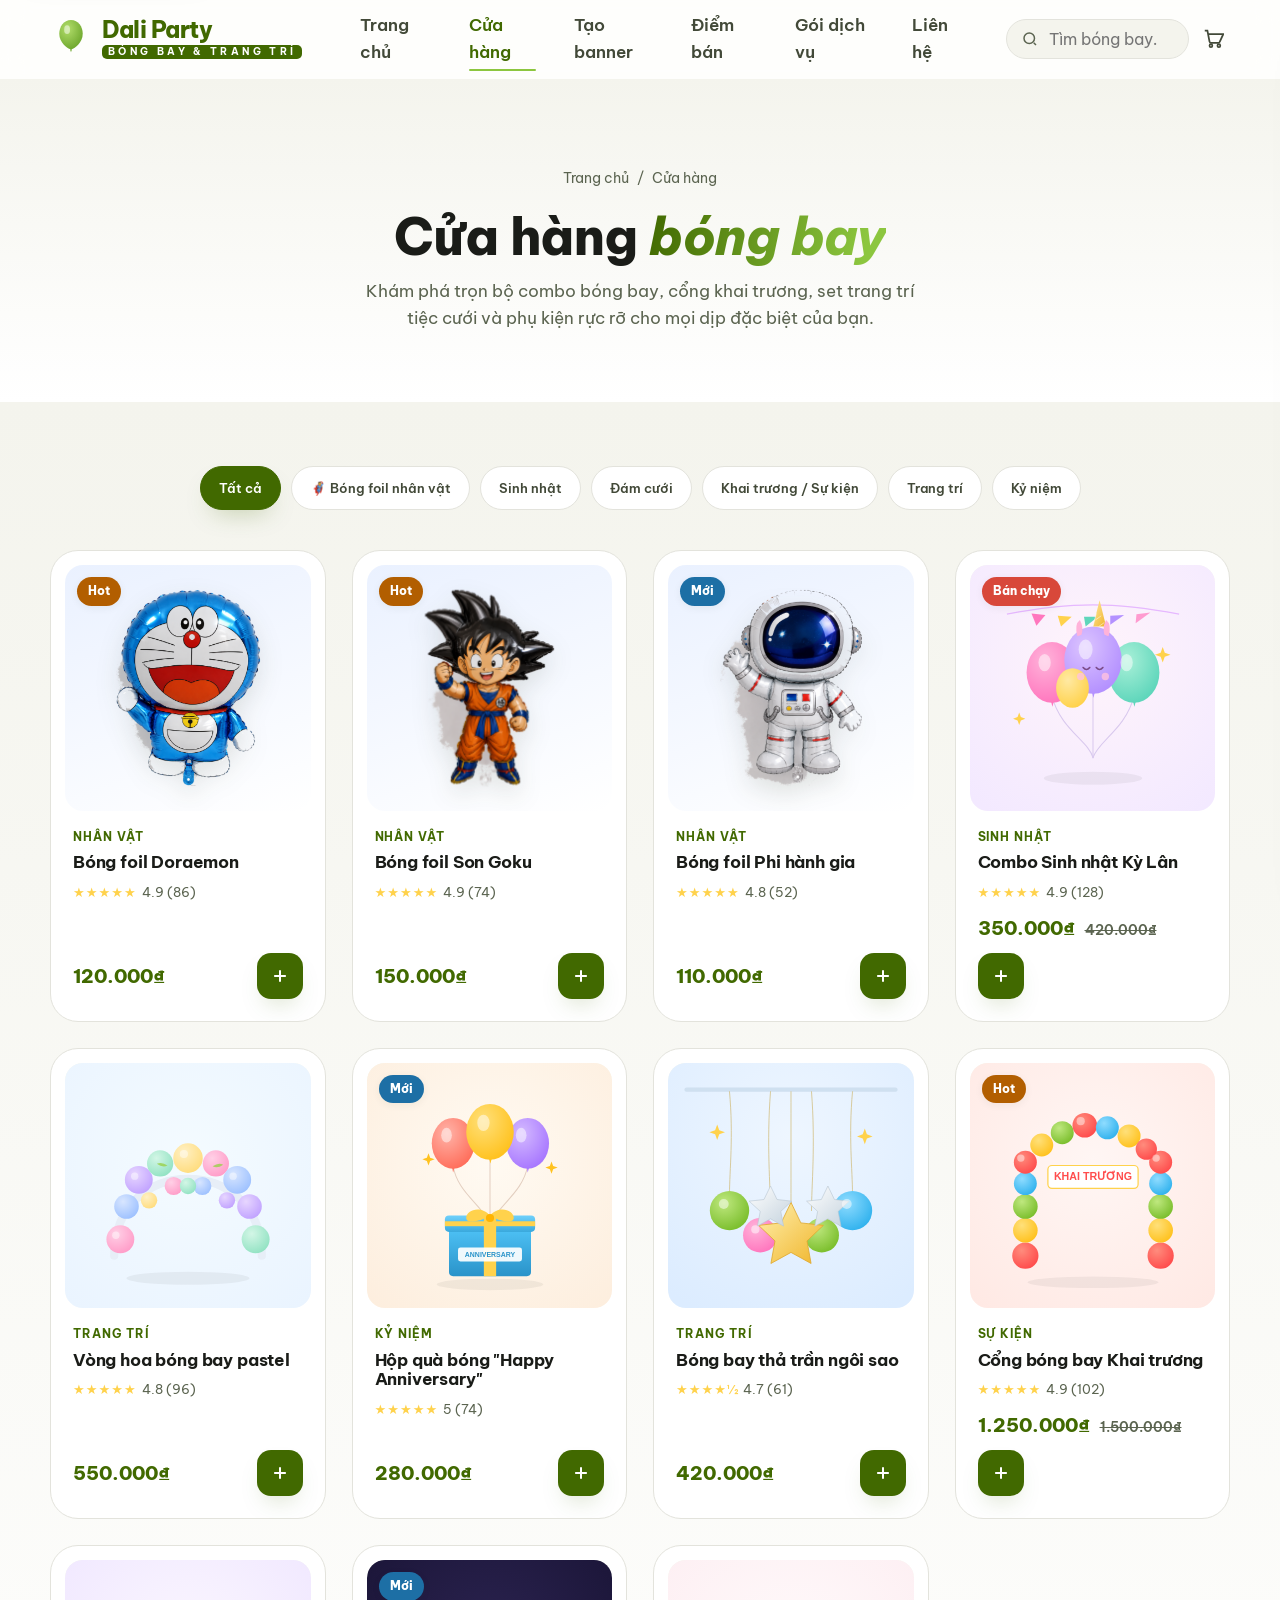
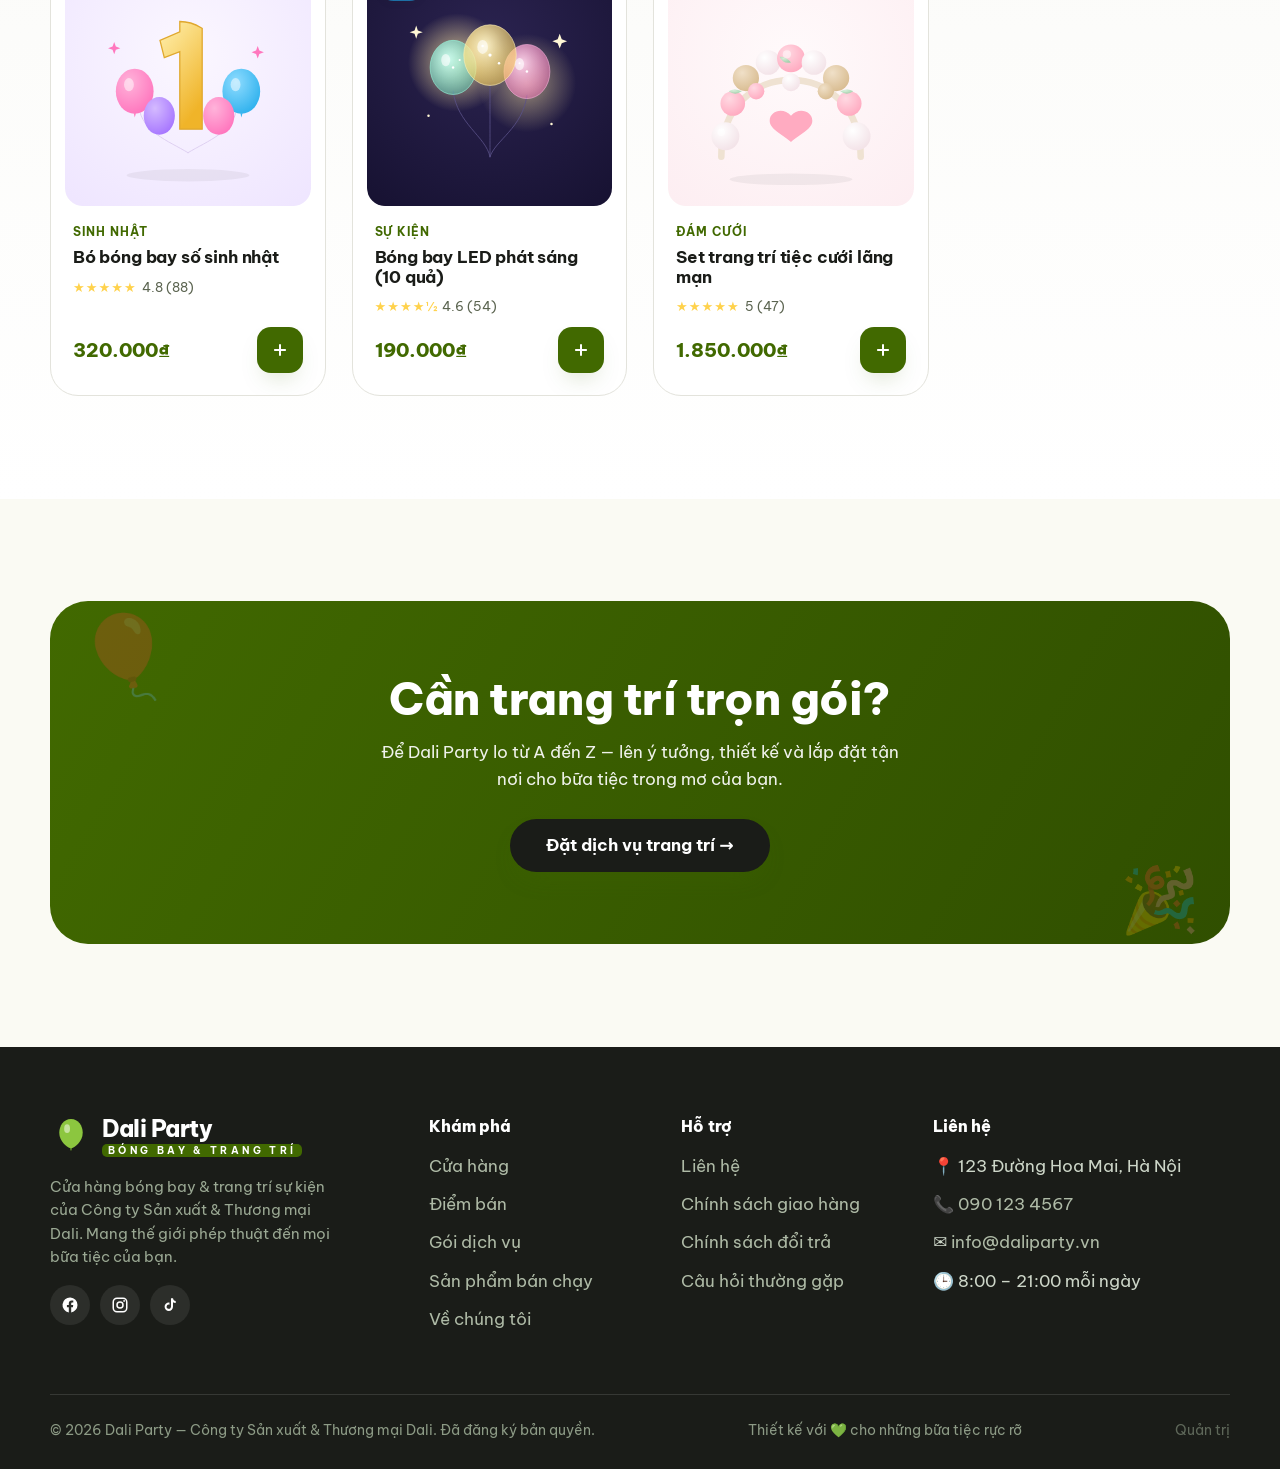
<file: cua-hang.html>
<!DOCTYPE html>
<html lang="vi">
<head>
<meta charset="UTF-8">
<meta name="viewport" content="width=device-width, initial-scale=1.0">
<title>Cửa hàng — Dali Party | Bóng bay & trang trí cho mọi dịp</title>
<meta name="description" content="Cửa hàng Dali Party — khám phá toàn bộ combo bóng bay, cổng khai trương, set trang trí tiệc cưới, bóng LED và phụ kiện trang trí cho mọi dịp đặc biệt.">
<link rel="icon" type="image/svg+xml" href="assets/img/favicon.svg">
<link rel="preconnect" href="https://fonts.googleapis.com">
<link rel="preconnect" href="https://fonts.gstatic.com" crossorigin>
<link href="https://fonts.googleapis.com/css2?family=Be+Vietnam+Pro:wght@400;500;600;700;800&display=swap" rel="stylesheet">
<link rel="stylesheet" href="assets/css/styles.css?v=14">
<style>
  /* Trang Cửa hàng: tắt animation trang trí để thao tác nhanh, gọn gàng */
  .balloon-layer { display: none !important; }   /* không có bóng bay trang trí */
  html { scroll-behavior: auto; }                /* cuộn tức thời, chính xác */
</style>
</head>
<body>
<a href="#main" class="skip-link">Bỏ qua tới nội dung</a>

<!-- ============ HEADER ============ -->
<header class="site-header">
  <div class="container nav">
    <a href="/" class="brand" aria-label="Dali Party trang chủ">
      <svg class="brand-mark" viewBox="0 0 60 86" aria-hidden="true">
        <defs><radialGradient id="bm" cx="36%" cy="30%" r="72%"><stop offset="0" stop-color="#b2dd6b"/><stop offset="1" stop-color="#6fa82e"/></radialGradient></defs>
        <path d="M30 4 C45 4 54 18 54 32 C54 50 38 62 31 64 L29 64 C22 62 6 50 6 32 C6 18 15 4 30 4Z" fill="url(#bm)"/>
        <path d="M28 64l4 0-2 6z" fill="#6fa82e"/>
        <ellipse cx="22" cy="24" rx="6" ry="9" fill="#fff" opacity=".5"/>
      </svg>
      <span class="brand-name"><b>Dali Party</b><span>Bóng bay &amp; Trang trí</span></span>
    </a>

    <nav class="nav-links" aria-label="Điều hướng chính">
      <a href="/">Trang chủ</a>
      <a href="cua-hang" class="active">Cửa hàng</a>
      <a href="tao-banner">Tạo banner</a>
      <a href="diem-ban">Điểm bán</a>
      <a href="goi-dich-vu">Gói dịch vụ</a>
      <a href="lien-he">Liên hệ</a>
    </nav>

    <div class="nav-actions">
      <form class="search-box" data-search role="search">
        <svg width="18" height="18" viewBox="0 0 24 24" fill="none" stroke="currentColor" stroke-width="2"><circle cx="11" cy="11" r="7"/><path d="m20 20-3-3"/></svg>
        <input type="search" placeholder="Tìm bóng bay…" aria-label="Tìm kiếm">
      </form>
      <button class="icon-btn" id="cartBtn" aria-label="Giỏ hàng">
        <svg width="22" height="22" viewBox="0 0 24 24" fill="none" stroke="currentColor" stroke-width="2"><circle cx="9" cy="20" r="1.6"/><circle cx="18" cy="20" r="1.6"/><path d="M2 3h3l2.4 12.4a2 2 0 0 0 2 1.6h7.7a2 2 0 0 0 2-1.6L23 7H6"/></svg>
        <span class="cart-count" aria-live="polite">0</span>
      </button>
      <button class="icon-btn nav-toggle" id="navToggle" aria-label="Mở menu">
        <svg width="24" height="24" viewBox="0 0 24 24" fill="none" stroke="currentColor" stroke-width="2"><path d="M4 7h16M4 12h16M4 17h16"/></svg>
      </button>
    </div>
  </div>
</header>

<!-- mobile menu -->
<div class="mobile-menu" id="mobileMenu">
  <div class="mm-head">
    <b style="color:var(--green-600);font-size:1.2rem">Dali Party</b>
    <button class="icon-btn" id="menuClose" aria-label="Đóng menu"><svg width="22" height="22" viewBox="0 0 24 24" fill="none" stroke="currentColor" stroke-width="2"><path d="M6 6l12 12M18 6L6 18"/></svg></button>
  </div>
  <a href="/">Trang chủ</a>
  <a href="cua-hang">Cửa hàng</a>
  <a href="tao-banner">Tạo banner</a>
  <a href="diem-ban">Điểm bán</a>
  <a href="goi-dich-vu">Gói dịch vụ</a>
  <a href="lien-he">Liên hệ</a>
</div>

<main id="main">
<!-- ============ PAGE HERO ============ -->
<section class="page-hero">
  <div class="balloon-layer" data-balloons="4" aria-hidden="true"></div>
  <div class="container">
    <nav class="crumbs" aria-label="Đường dẫn">
      <a href="/">Trang chủ</a> <span aria-hidden="true">/</span> <span>Cửa hàng</span>
    </nav>
    <h1>Cửa hàng <span class="text-grad">bóng bay</span></h1>
    <p>Khám phá trọn bộ combo bóng bay, cổng khai trương, set trang trí tiệc cưới và phụ kiện rực rỡ cho mọi dịp đặc biệt của bạn.</p>
  </div>
</section>

<!-- ============ FILTERS + PRODUCTS ============ -->
<section class="section section--tint">
  <div class="container">
    <div class="filters" data-reveal>
      <button class="chip active" data-filter="all">Tất cả</button>
      <button class="chip" data-filter="Nhân vật">🦸 Bóng foil nhân vật</button>
      <button class="chip" data-filter="Sinh nhật">Sinh nhật</button>
      <button class="chip" data-filter="Đám cưới">Đám cưới</button>
      <button class="chip" data-filter="Sự kiện">Khai trương / Sự kiện</button>
      <button class="chip" data-filter="Trang trí">Trang trí</button>
      <button class="chip" data-filter="Kỷ niệm">Kỷ niệm</button>
    </div>

    <!-- Sản phẩm được render động từ DaliShop (assets/js/shop-data.js) -->
    <div class="grid-products" data-stagger></div>
  </div>
</section>

<!-- ============ CTA ============ -->
<section class="section">
  <div class="container">
    <div class="cta-band" data-reveal="zoom">
      <span class="deco" aria-hidden="true" style="font-size:5rem;top:-10px;left:24px">🎈</span>
      <span class="deco" aria-hidden="true" style="font-size:4rem;bottom:-6px;right:30px">🎉</span>
      <h2>Cần trang trí trọn gói?</h2>
      <p>Để Dali Party lo từ A đến Z — lên ý tưởng, thiết kế và lắp đặt tận nơi cho bữa tiệc trong mơ của bạn.</p>
      <a href="goi-dich-vu" class="btn btn--dark btn--lg">Đặt dịch vụ trang trí →</a>
    </div>
  </div>
</section>
</main>

<!-- ============ FOOTER ============ -->
<footer class="site-footer">
  <div class="container">
    <div class="footer-grid">
      <div class="footer-brand">
        <div class="brand">
          <svg class="brand-mark" viewBox="0 0 60 86" aria-hidden="true"><path d="M30 4 C45 4 54 18 54 32 C54 50 38 62 31 64 L29 64 C22 62 6 50 6 32 C6 18 15 4 30 4Z" fill="#8cc63f"/><path d="M28 64l4 0-2 6z" fill="#6fa82e"/><ellipse cx="22" cy="24" rx="6" ry="9" fill="#fff" opacity=".5"/></svg>
          <span class="brand-name"><b>Dali Party</b><span>Bóng bay &amp; Trang trí</span></span>
        </div>
        <p class="footer-about">Cửa hàng bóng bay &amp; trang trí sự kiện của Công ty Sản xuất &amp; Thương mại Dali. Mang thế giới phép thuật đến mọi bữa tiệc của bạn.</p>
        <div class="socials">
          <a href="#" aria-label="Facebook"><svg width="18" height="18" viewBox="0 0 24 24" fill="currentColor"><path d="M22 12a10 10 0 1 0-11.6 9.9v-7H7.9V12h2.5V9.8c0-2.5 1.5-3.9 3.8-3.9 1.1 0 2.2.2 2.2.2v2.5h-1.2c-1.2 0-1.6.8-1.6 1.6V12h2.7l-.4 2.9h-2.3v7A10 10 0 0 0 22 12Z"/></svg></a>
          <a href="#" aria-label="Instagram"><svg width="18" height="18" viewBox="0 0 24 24" fill="none" stroke="currentColor" stroke-width="2"><rect x="3" y="3" width="18" height="18" rx="5"/><circle cx="12" cy="12" r="4"/><circle cx="17.5" cy="6.5" r="1.2" fill="currentColor" stroke="none"/></svg></a>
          <a href="#" aria-label="TikTok"><svg width="18" height="18" viewBox="0 0 24 24" fill="currentColor"><path d="M16 3c.3 2.1 1.5 3.6 3.6 3.8v2.6c-1.3.1-2.5-.3-3.6-1v5.9a5.6 5.6 0 1 1-5.6-5.6c.3 0 .6 0 .9.1v2.7a2.9 2.9 0 1 0 2 2.8V3H16Z"/></svg></a>
        </div>
      </div>
      <div>
        <h4>Khám phá</h4>
        <ul class="footer-links">
          <li><a href="cua-hang">Cửa hàng</a></li>
          <li><a href="diem-ban">Điểm bán</a></li>
          <li><a href="goi-dich-vu">Gói dịch vụ</a></li>
          <li><a href="cua-hang">Sản phẩm bán chạy</a></li>
          <li><a href="lien-he">Về chúng tôi</a></li>
        </ul>
      </div>
      <div>
        <h4>Hỗ trợ</h4>
        <ul class="footer-links">
          <li><a href="lien-he">Liên hệ</a></li>
          <li><a href="#">Chính sách giao hàng</a></li>
          <li><a href="#">Chính sách đổi trả</a></li>
          <li><a href="#">Câu hỏi thường gặp</a></li>
        </ul>
      </div>
      <div>
        <h4>Liên hệ</h4>
        <ul class="footer-links">
          <li>📍 <span data-cfg="address">123 Đường Hoa Mai, Hà Nội</span></li>
          <li>📞 <a href="tel:0901234567" data-cfg-tel="hotline"><span data-cfg="hotline">090 123 4567</span></a></li>
          <li>✉️ <a href="mailto:info@daliparty.vn" data-cfg-mail="email"><span data-cfg="email">info@daliparty.vn</span></a></li>
          <li>🕒 <span data-cfg="hours">8:00 – 21:00 mỗi ngày</span></li>
        </ul>
      </div>
    </div>
    <div class="footer-bottom">
      <span>© 2026 Dali Party — Công ty Sản xuất &amp; Thương mại Dali. Đã đăng ký bản quyền.</span>
      <span>Thiết kế với 💚 cho những bữa tiệc rực rỡ</span>
      <a href="admin" style="opacity:.6;color:inherit" title="Trang quản trị">Quản trị</a>
    </div>
  </div>
</footer>

<!-- ============ CART DRAWER + OVERLAY ============ -->
<div class="overlay" id="overlay"></div>
<aside class="cart-drawer" id="cartDrawer" aria-label="Giỏ hàng">
  <div class="cart-drawer__head">
    <h3>Giỏ hàng của bạn 🛒</h3>
    <button class="icon-btn" id="cartClose" aria-label="Đóng giỏ hàng"><svg width="22" height="22" viewBox="0 0 24 24" fill="none" stroke="currentColor" stroke-width="2"><path d="M6 6l12 12M18 6L6 18"/></svg></button>
  </div>
  <div class="cart-items" id="cartItems"></div>
  <div class="cart-drawer__foot">
    <div class="cart-total"><span>Tổng cộng</span><b id="cartTotal">0₫</b></div>
    <button class="btn btn--block btn--lg" id="checkoutBtn">Thanh toán</button>
  </div>
</aside>

<!-- back to top -->
<button class="to-top" id="toTop" aria-label="Lên đầu trang">
  <svg viewBox="0 0 60 86" width="34" aria-hidden="true"><path d="M30 4 C45 4 54 18 54 32 C54 50 38 62 31 64 L29 64 C22 62 6 50 6 32 C6 18 15 4 30 4Z" fill="#8cc63f"/><path d="M28 64l4 0-2 6z" fill="#6fa82e"/><path d="M24 30l6-7 6 7" stroke="#fff" stroke-width="2.6" fill="none" stroke-linecap="round" stroke-linejoin="round"/></svg>
</button>

<!-- Trang Cửa hàng: chỉ tải dữ liệu + engine giỏ hàng (bỏ animation trang trí để dễ thao tác) -->
<script src="assets/js/shop-data.js?v=1"></script>
<script src="assets/js/main.js?v=16"></script>

<!-- ============ RENDER PRODUCTS (from DaliShop) ============ -->
<script>
(function () {
  var grid = document.querySelector('.grid-products');
  if (!grid || !window.DaliShop) return;
  function stars(r){ var f=Math.floor(r), x=r-f; if(x>=0.75){f++;x=0;} return '★'.repeat(f)+(x>=0.25?'½':''); }
  function badgeClass(b){ return b==='Mới'?' is-new': b==='Hot'?' is-hot':''; }
  function money(n){ return (Number(n)||0).toLocaleString('vi-VN')+'₫'; }
  function esc(s){ return String(s==null?'':s).replace(/&/g,'&amp;').replace(/</g,'&lt;').replace(/>/g,'&gt;').replace(/"/g,'&quot;').replace(/'/g,'&#39;'); }
  var addSvg = '<svg width="20" height="20" viewBox="0 0 24 24" fill="none" stroke="currentColor" stroke-width="2.4"><path d="M12 5v14M5 12h14"/></svg>';
  var products = DaliShop.getProducts().filter(function(p){ return p.active !== false; });
  grid.innerHTML = products.map(function(p){
    var media = 'product-card__media' + (p.char ? ' product-card__media--char' : '');
    var badge = p.badge ? '<span class="product-card__badge'+badgeClass(p.badge)+'">'+esc(p.badge)+'</span>' : '';
    var price = '<div class="price">'+money(p.price)+(p.old ? ' <small>'+money(p.old)+'</small>' : '')+'</div>';
    return '<article class="product-card" data-cat="'+esc(p.cat)+'">'+
      '<div class="'+media+'">'+badge+
        '<a href="san-pham"><img src="'+esc(p.img)+'" alt="'+esc(p.name)+'" loading="lazy"></a>'+
        '<div class="quick-add"><button class="btn btn--block" data-add="'+esc(p.id)+'">Thêm vào giỏ 🛒</button></div>'+
      '</div>'+
      '<div class="product-card__body">'+
        '<span class="product-card__cat">'+esc(p.cat)+'</span>'+
        '<h3 class="product-card__title"><a href="san-pham">'+esc(p.name)+'</a></h3>'+
        '<div class="product-card__rate"><span class="stars">'+stars(p.rating)+'</span> '+(p.rating||'')+' ('+(p.reviews||0)+')</div>'+
        '<div class="product-card__foot">'+price+
          '<button class="add-btn" data-add="'+esc(p.id)+'" aria-label="Thêm vào giỏ">'+addSvg+'</button>'+
        '</div>'+
      '</div>'+
    '</article>';
  }).join('');
  grid.classList.add('in');
})();
</script>

<script>
  /* hiện toàn bộ nội dung ngay — không hiệu ứng hiện dần, vẫn giữ hover thẻ sản phẩm */
  document.querySelectorAll('[data-reveal], [data-stagger]').forEach(function (e) { e.classList.add('in'); });
</script>

<!-- ============ CATEGORY FILTER ============ -->
<script>
(function () {
  var chips = document.querySelectorAll(".filters .chip");
  var grid = document.querySelector(".grid-products");
  function applyFilter(f) {
    var cards = document.querySelectorAll(".grid-products .product-card");
    if (grid) { grid.classList.add("in"); }
    cards.forEach(function (card) {
      var show = f === "all" || card.getAttribute("data-cat") === f;
      card.style.display = show ? "" : "none";
      if (show) { card.style.opacity = ""; card.style.transition = ""; }
    });
  }
  chips.forEach(function (chip) {
    chip.addEventListener("click", function () {
      chips.forEach(function (c) { c.classList.remove("active"); });
      chip.classList.add("active");
      applyFilter(chip.getAttribute("data-filter"));
    });
  });
})();
</script>
</body>
</html>
</file>
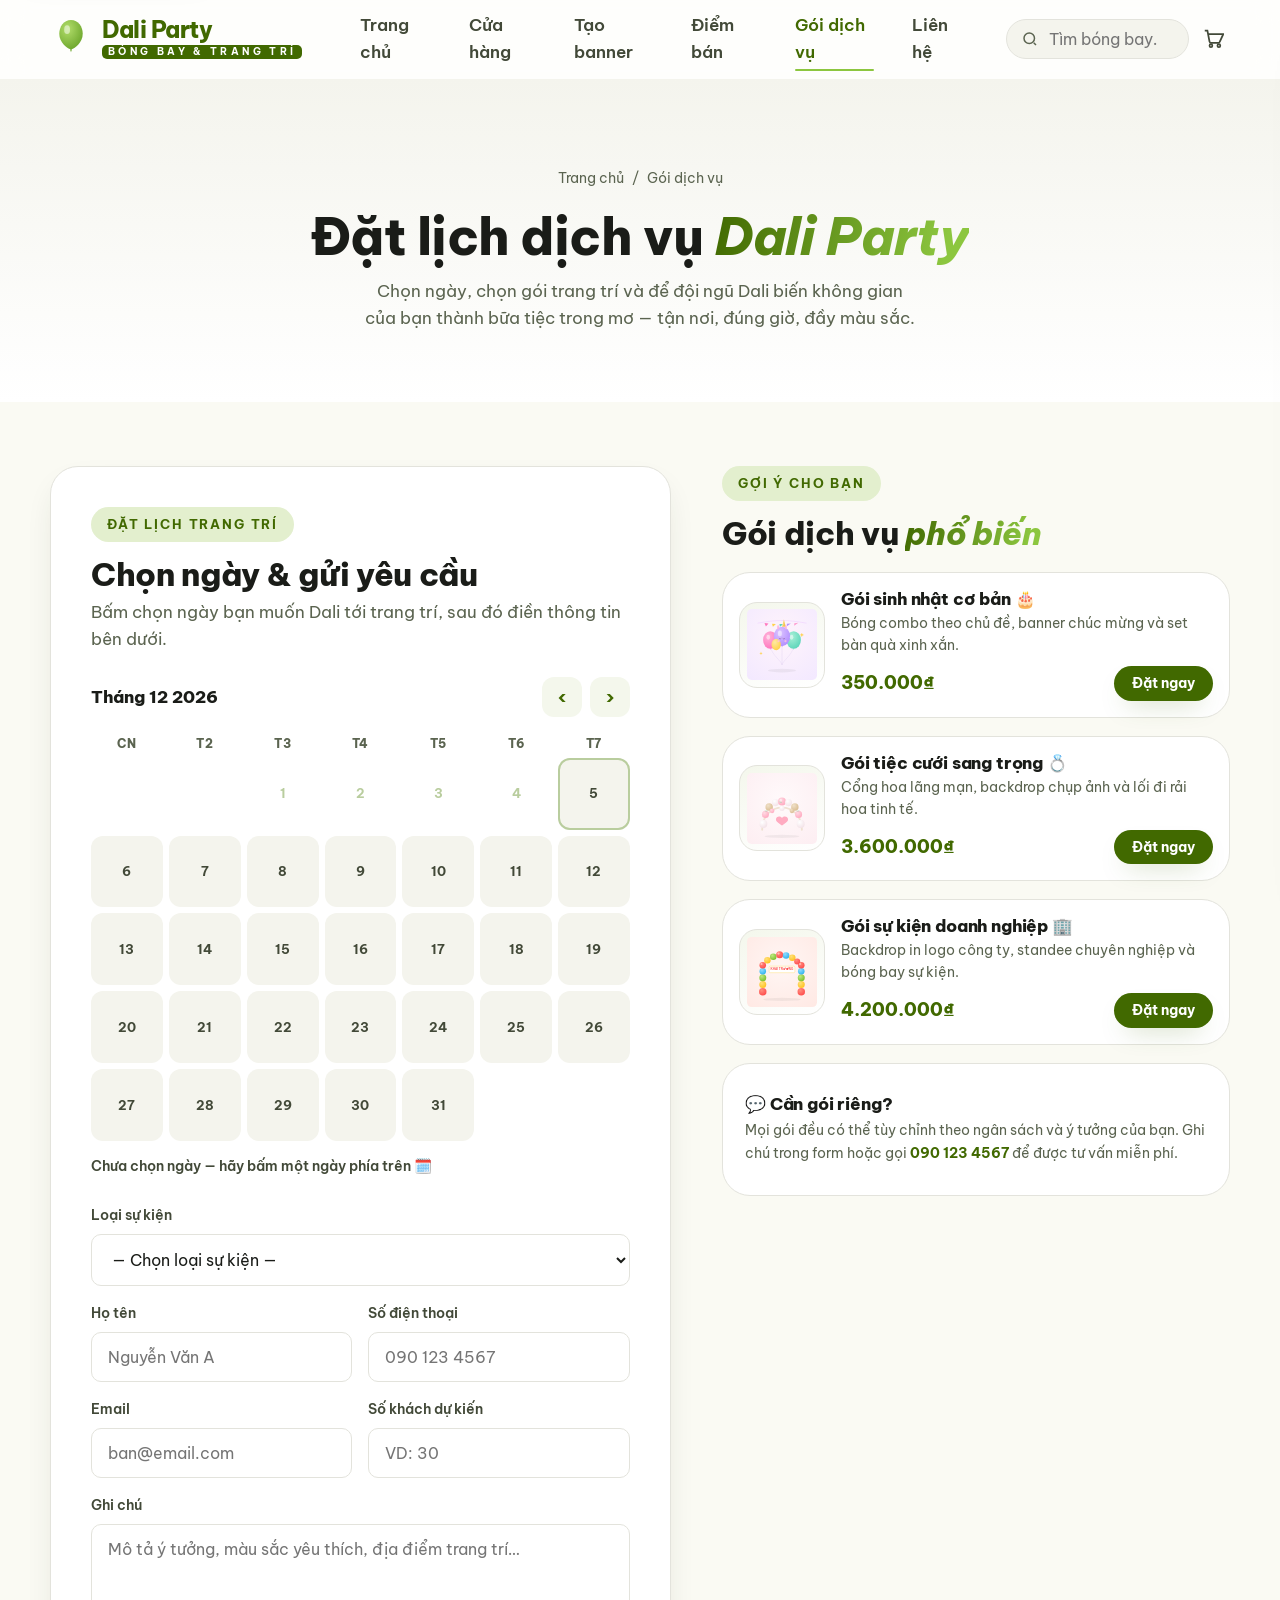
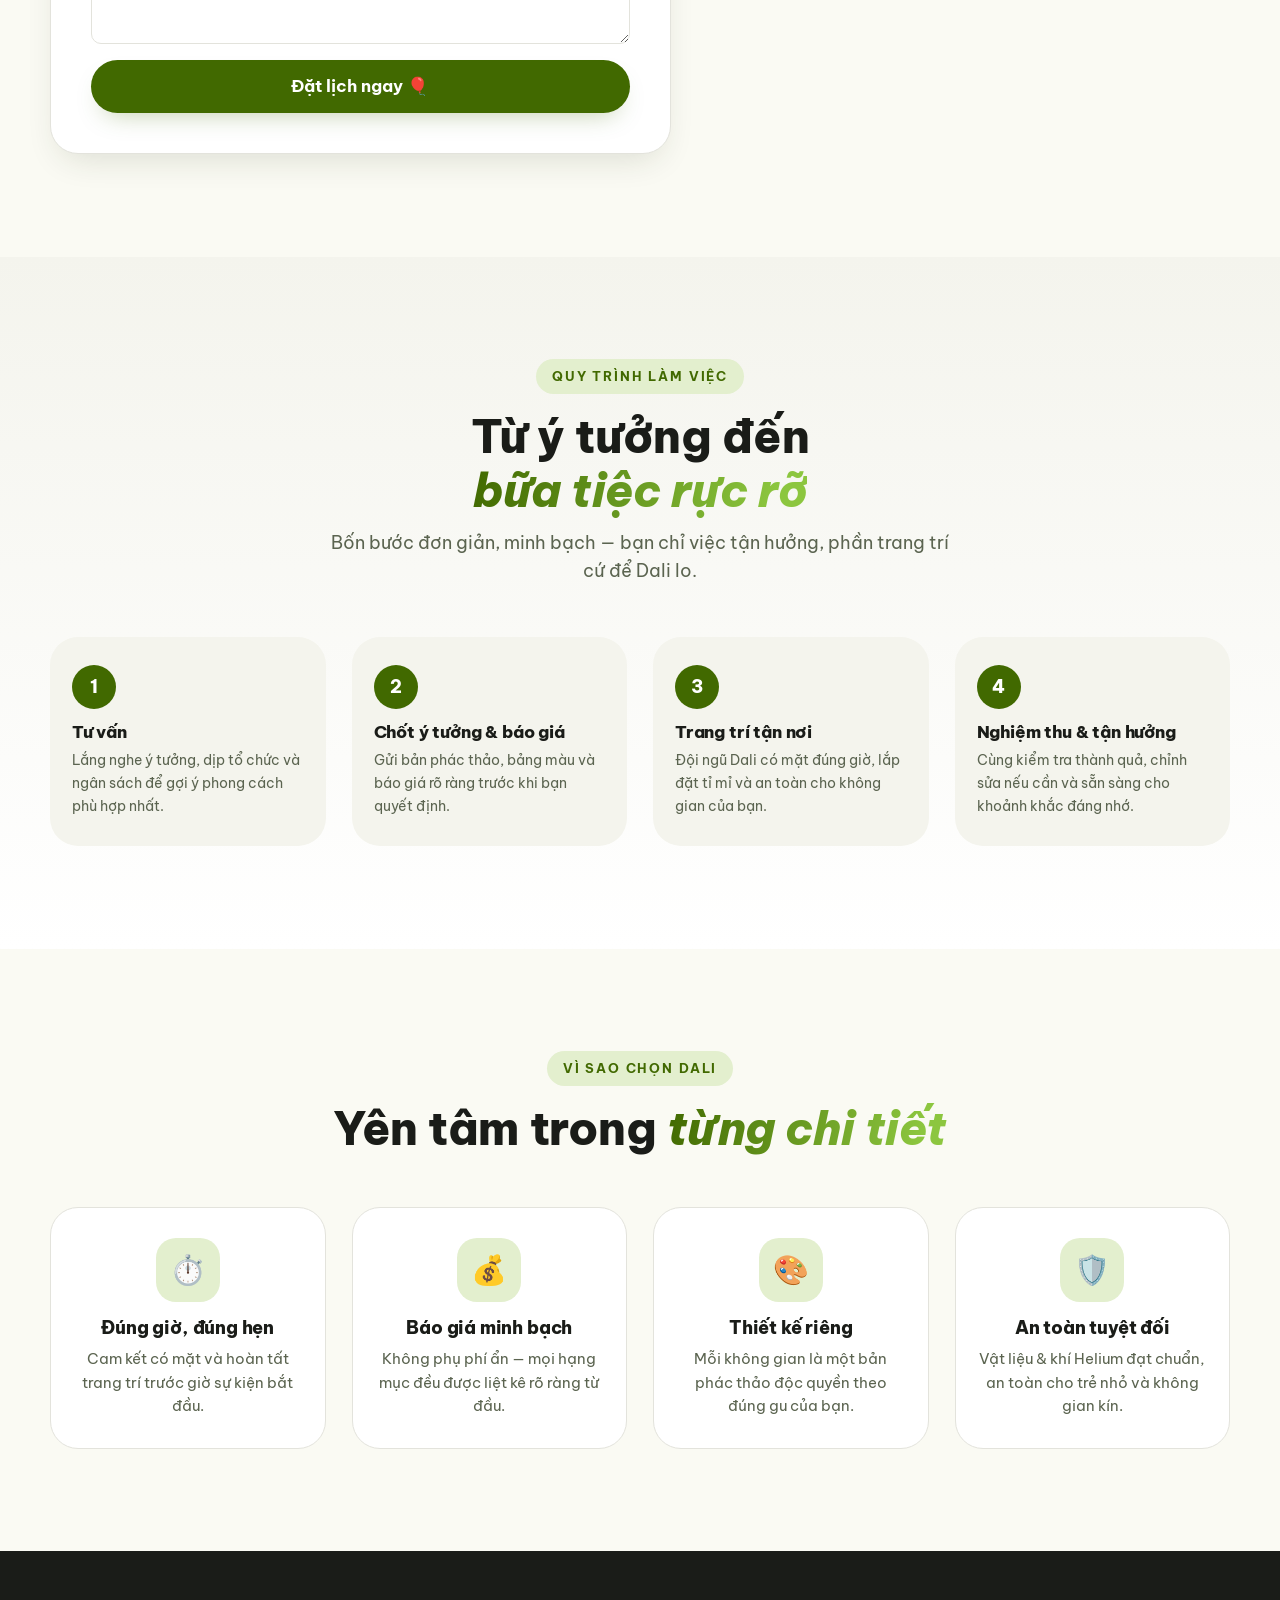
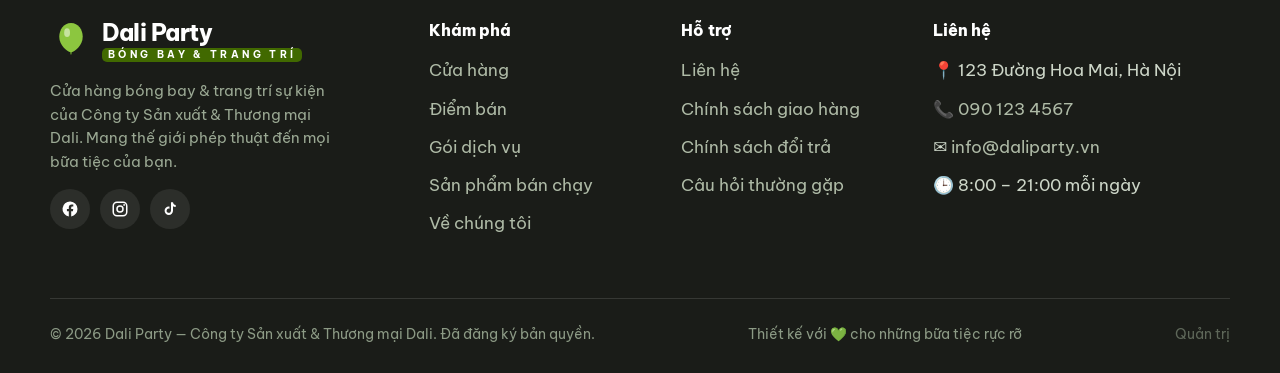
<file: goi-dich-vu.html>
<!DOCTYPE html>
<html lang="vi">
<head>
<meta charset="UTF-8">
<meta name="viewport" content="width=device-width, initial-scale=1.0">
<title>Gói dịch vụ trang trí — Dali Party</title>
<meta name="description" content="Đặt lịch dịch vụ trang trí tận nơi cùng Dali Party — gói sinh nhật, tiệc cưới, sự kiện doanh nghiệp. Chọn ngày, điền thông tin và để chúng tôi lo phần còn lại.">
<link rel="icon" type="image/svg+xml" href="assets/img/favicon.svg">
<link rel="preconnect" href="https://fonts.googleapis.com">
<link rel="preconnect" href="https://fonts.gstatic.com" crossorigin>
<link href="https://fonts.googleapis.com/css2?family=Be+Vietnam+Pro:wght@400;500;600;700;800&display=swap" rel="stylesheet">
<link rel="stylesheet" href="assets/css/styles.css?v=14">
<style>[data-reveal],[data-stagger]>*{opacity:1;transform:none}html{scroll-behavior:auto}.balloon-layer{display:none}</style>
<style>
  /* ---- Page-specific layout for the booking section ---- */
  .booking-grid { display: grid; grid-template-columns: 1.1fr .9fr; gap: clamp(28px, 4vw, 52px); align-items: start; }
  @media (max-width: 900px) { .booking-grid { grid-template-columns: 1fr; } .pkg-list { max-width: 520px; } }

  /* ---- Mini month calendar ---- */
  .cal { margin-bottom: 26px; }
  .cal__head { display: flex; align-items: center; justify-content: space-between; margin-bottom: 14px; }
  .cal__title { font-weight: 800; color: var(--ink); font-size: 1.05rem; text-transform: capitalize; }
  .cal__nav { display: inline-flex; gap: 8px; }
  .cal__nav button {
    width: 40px; height: 40px; border-radius: 12px; background: var(--green-50); color: var(--green-700);
    font-weight: 800; font-size: 1.1rem; display: grid; place-items: center; transition: background .2s, transform .2s var(--ease-back);
  }
  .cal__nav button:hover { background: var(--green-200); transform: translateY(-2px); }
  .cal__grid { display: grid; grid-template-columns: repeat(7, 1fr); gap: 6px; }
  .cal__dow { text-align: center; font-size: .72rem; font-weight: 800; letter-spacing: .06em; text-transform: uppercase; color: var(--muted); padding: 4px 0; }
  .cal__day {
    aspect-ratio: 1/1; border-radius: 12px; display: grid; place-items: center;
    font-weight: 700; color: var(--ink-2); background: var(--bg-soft);
    transition: background .18s, color .18s, transform .18s var(--ease-back);
  }
  .cal__day:hover:not(.is-empty):not(.is-past) { background: var(--green-100); color: var(--green-700); transform: translateY(-2px); }
  .cal__day.is-empty { background: transparent; cursor: default; }
  .cal__day.is-past { color: var(--green-300); background: transparent; cursor: not-allowed; }
  .cal__day.is-today { box-shadow: inset 0 0 0 2px var(--green-300); }
  .cal__day.is-sel { background: var(--green-700); color: #fff; box-shadow: var(--shadow-green); }
  .cal__picked { margin-top: 14px; font-size: .9rem; color: var(--ink-2); font-weight: 600; }
  .cal__picked b { color: var(--green-700); }

  /* ---- Service package cards (right column) ---- */
  .pkg-list { display: flex; flex-direction: column; gap: 18px; }
  .pkg-card {
    display: grid; grid-template-columns: 86px 1fr; gap: 16px; align-items: center;
    background: #fff; border: 1px solid var(--line); border-radius: var(--radius-lg); padding: 16px;
    transition: transform .3s var(--ease), box-shadow .3s, border-color .3s;
  }
  .pkg-card:hover { transform: translateY(-5px); box-shadow: var(--shadow); border-color: var(--green-200); }
  .pkg-card__media {
    width: 86px; height: 86px; border-radius: var(--radius); overflow: hidden; flex-shrink: 0;
    background: linear-gradient(160deg, var(--green-50), #fff); border: 1px solid var(--line);
  }
  .pkg-card__media img { width: 100%; height: 100%; object-fit: contain; padding: 8%; }
  .pkg-card__name { font-size: 1.04rem; font-weight: 800; color: var(--ink); margin-bottom: 4px; }
  .pkg-card__desc { font-size: .86rem; color: var(--muted); margin-bottom: 10px; }
  .pkg-card__foot { display: flex; align-items: center; justify-content: space-between; gap: 10px; flex-wrap: wrap; }
  .pkg-card__price { font-size: 1.12rem; font-weight: 800; color: var(--green-700); }
  .pkg-card .btn { padding: 10px 18px; font-size: .9rem; }
  @media (max-width: 420px) { .pkg-card { grid-template-columns: 1fr; text-align: center; } .pkg-card__media { margin: 0 auto; } }
  @media (max-width: 400px) { .form-card { padding: 20px; } }
  @media (max-width: 380px) { .cal__grid { gap: 4px; } .cal__day { font-size: .85rem; min-height: 40px; } }
</style>
</head>
<body>
<a href="#main" class="skip-link">Bỏ qua tới nội dung</a>

<!-- ============ HEADER ============ -->
<header class="site-header">
  <div class="container nav">
    <a href="/" class="brand" aria-label="Dali Party trang chủ">
      <svg class="brand-mark" viewBox="0 0 60 86" aria-hidden="true">
        <defs><radialGradient id="bm" cx="36%" cy="30%" r="72%"><stop offset="0" stop-color="#b2dd6b"/><stop offset="1" stop-color="#6fa82e"/></radialGradient></defs>
        <path d="M30 4 C45 4 54 18 54 32 C54 50 38 62 31 64 L29 64 C22 62 6 50 6 32 C6 18 15 4 30 4Z" fill="url(#bm)"/>
        <path d="M28 64l4 0-2 6z" fill="#6fa82e"/>
        <ellipse cx="22" cy="24" rx="6" ry="9" fill="#fff" opacity=".5"/>
      </svg>
      <span class="brand-name"><b>Dali Party</b><span>Bóng bay &amp; Trang trí</span></span>
    </a>

    <nav class="nav-links" aria-label="Điều hướng chính">
      <a href="/">Trang chủ</a>
      <a href="cua-hang">Cửa hàng</a>
      <a href="tao-banner">Tạo banner</a>
      <a href="diem-ban">Điểm bán</a>
      <a href="goi-dich-vu" class="active">Gói dịch vụ</a>
      <a href="lien-he">Liên hệ</a>
    </nav>

    <div class="nav-actions">
      <form class="search-box" data-search role="search">
        <svg width="18" height="18" viewBox="0 0 24 24" fill="none" stroke="currentColor" stroke-width="2"><circle cx="11" cy="11" r="7"/><path d="m20 20-3-3"/></svg>
        <input type="search" placeholder="Tìm bóng bay…" aria-label="Tìm kiếm">
      </form>
      <button class="icon-btn" id="cartBtn" aria-label="Giỏ hàng">
        <svg width="22" height="22" viewBox="0 0 24 24" fill="none" stroke="currentColor" stroke-width="2"><circle cx="9" cy="20" r="1.6"/><circle cx="18" cy="20" r="1.6"/><path d="M2 3h3l2.4 12.4a2 2 0 0 0 2 1.6h7.7a2 2 0 0 0 2-1.6L23 7H6"/></svg>
        <span class="cart-count" aria-live="polite">0</span>
      </button>
      <button class="icon-btn nav-toggle" id="navToggle" aria-label="Mở menu">
        <svg width="24" height="24" viewBox="0 0 24 24" fill="none" stroke="currentColor" stroke-width="2"><path d="M4 7h16M4 12h16M4 17h16"/></svg>
      </button>
    </div>
  </div>
</header>

<!-- mobile menu -->
<div class="mobile-menu" id="mobileMenu">
  <div class="mm-head">
    <b style="color:var(--green-600);font-size:1.2rem">Dali Party</b>
    <button class="icon-btn" id="menuClose" aria-label="Đóng menu"><svg width="22" height="22" viewBox="0 0 24 24" fill="none" stroke="currentColor" stroke-width="2"><path d="M6 6l12 12M18 6L6 18"/></svg></button>
  </div>
  <a href="/">Trang chủ</a>
  <a href="cua-hang">Cửa hàng</a>
  <a href="tao-banner">Tạo banner</a>
  <a href="diem-ban">Điểm bán</a>
  <a href="goi-dich-vu">Gói dịch vụ</a>
  <a href="lien-he">Liên hệ</a>
</div>

<main id="main">
<!-- ============ PAGE HERO ============ -->
<section class="page-hero">
  <div class="balloon-layer" data-balloons="4" aria-hidden="true"></div>
  <div class="container">
    <nav class="crumbs" aria-label="Breadcrumb">
      <a href="/">Trang chủ</a> <span>/</span> <span>Gói dịch vụ</span>
    </nav>
    <h1>Đặt lịch dịch vụ <span class="text-grad">Dali Party</span></h1>
    <p>Chọn ngày, chọn gói trang trí và để đội ngũ Dali biến không gian của bạn thành bữa tiệc trong mơ — tận nơi, đúng giờ, đầy màu sắc.</p>
  </div>
</section>

<!-- ============ BOOKING ============ -->
<section class="section" id="booking">
  <div class="container">
    <div class="booking-grid" data-reveal>

      <!-- LEFT: calendar + booking form -->
      <div class="form-card">
        <span class="eyebrow">Đặt lịch trang trí</span>
        <h2 style="font-size:clamp(1.5rem,3vw,2rem);margin:14px 0 6px">Chọn ngày &amp; gửi yêu cầu</h2>
        <p style="color:var(--muted);margin-bottom:24px">Bấm chọn ngày bạn muốn Dali tới trang trí, sau đó điền thông tin bên dưới.</p>

        <!-- interactive month calendar -->
        <div class="cal" id="cal">
          <div class="cal__head">
            <span class="cal__title" id="calTitle">Tháng</span>
            <span class="cal__nav">
              <button type="button" id="calPrev" aria-label="Tháng trước">‹</button>
              <button type="button" id="calNext" aria-label="Tháng sau">›</button>
            </span>
          </div>
          <div class="cal__grid" id="calDow">
            <span class="cal__dow">CN</span><span class="cal__dow">T2</span><span class="cal__dow">T3</span>
            <span class="cal__dow">T4</span><span class="cal__dow">T5</span><span class="cal__dow">T6</span><span class="cal__dow">T7</span>
          </div>
          <div class="cal__grid" id="calDays" role="group" aria-label="Chọn ngày trang trí"></div>
          <div class="cal__picked" id="calPicked" aria-live="polite">Chưa chọn ngày — hãy bấm một ngày phía trên 🗓️</div>
        </div>

        <form data-demo data-capture="booking" data-success="Đã gửi yêu cầu đặt lịch! Dali Party sẽ gọi xác nhận trong 24h 🎉">
          <input type="hidden" id="bookDate" name="bookDate" value="">
          <div class="field">
            <label for="evtType">Loại sự kiện</label>
            <select id="evtType" name="evtType" required>
              <option value="" disabled selected>— Chọn loại sự kiện —</option>
              <option>Sinh nhật</option>
              <option>Đám cưới</option>
              <option>Họp mặt / Liên hoan</option>
              <option>Tết cổ truyền</option>
              <option>Sự kiện doanh nghiệp</option>
            </select>
          </div>
          <div class="field-row">
            <div class="field">
              <label for="name">Họ tên</label>
              <input type="text" id="name" name="name" placeholder="Nguyễn Văn A" required>
            </div>
            <div class="field">
              <label for="phone">Số điện thoại</label>
              <input type="tel" id="phone" name="phone" placeholder="090 123 4567" required>
            </div>
          </div>
          <div class="field-row">
            <div class="field">
              <label for="email">Email</label>
              <input type="email" id="email" name="email" placeholder="ban@email.com" required>
            </div>
            <div class="field">
              <label for="guests">Số khách dự kiến</label>
              <input type="number" id="guests" name="guests" min="1" placeholder="VD: 30">
            </div>
          </div>
          <div class="field">
            <label for="note">Ghi chú</label>
            <textarea id="note" name="note" placeholder="Mô tả ý tưởng, màu sắc yêu thích, địa điểm trang trí…"></textarea>
          </div>
          <button type="submit" class="btn btn--block btn--lg">Đặt lịch ngay 🎈</button>
        </form>
      </div>

      <!-- RIGHT: popular service packages -->
      <div>
        <span class="eyebrow">Gợi ý cho bạn</span>
        <h2 style="font-size:clamp(1.5rem,3vw,2rem);margin:14px 0 20px">Gói dịch vụ <span class="text-grad">phổ biến</span></h2>
        <div class="pkg-list">
          <article class="pkg-card">
            <div class="pkg-card__media"><img src="assets/img/products/combo-ky-lan.svg" alt="Gói sinh nhật cơ bản" loading="lazy"></div>
            <div>
              <h3 class="pkg-card__name">Gói sinh nhật cơ bản 🎂</h3>
              <p class="pkg-card__desc">Bóng combo theo chủ đề, banner chúc mừng và set bàn quà xinh xắn.</p>
              <div class="pkg-card__foot">
                <span class="pkg-card__price">350.000₫</span>
                <a href="#booking" class="btn">Đặt ngay</a>
              </div>
            </div>
          </article>

          <article class="pkg-card">
            <div class="pkg-card__media"><img src="assets/img/products/trang-tri-cuoi.svg" alt="Gói tiệc cưới sang trọng" loading="lazy"></div>
            <div>
              <h3 class="pkg-card__name">Gói tiệc cưới sang trọng 💍</h3>
              <p class="pkg-card__desc">Cổng hoa lãng mạn, backdrop chụp ảnh và lối đi rải hoa tinh tế.</p>
              <div class="pkg-card__foot">
                <span class="pkg-card__price">3.600.000₫</span>
                <a href="#booking" class="btn">Đặt ngay</a>
              </div>
            </div>
          </article>

          <article class="pkg-card">
            <div class="pkg-card__media"><img src="assets/img/products/cong-khai-truong.svg" alt="Gói sự kiện doanh nghiệp" loading="lazy"></div>
            <div>
              <h3 class="pkg-card__name">Gói sự kiện doanh nghiệp 🏢</h3>
              <p class="pkg-card__desc">Backdrop in logo công ty, standee chuyên nghiệp và bóng bay sự kiện.</p>
              <div class="pkg-card__foot">
                <span class="pkg-card__price">4.200.000₫</span>
                <a href="#booking" class="btn">Đặt ngay</a>
              </div>
            </div>
          </article>
        </div>

        <div class="feat" style="margin-top:18px;text-align:left">
          <h3 style="font-size:1.05rem;margin-bottom:6px">💬 Cần gói riêng?</h3>
          <p style="font-size:.9rem">Mọi gói đều có thể tùy chỉnh theo ngân sách và ý tưởng của bạn. Ghi chú trong form hoặc gọi <a href="tel:0901234567" style="color:var(--green-700);font-weight:700">090 123 4567</a> để được tư vấn miễn phí.</p>
        </div>
      </div>

    </div>
  </div>
</section>

<!-- ============ WORKFLOW / STEPS ============ -->
<section class="section section--tint">
  <div class="container">
    <div class="section-head" data-reveal>
      <span class="eyebrow">Quy trình làm việc</span>
      <h2>Từ ý tưởng đến <span class="text-grad">bữa tiệc rực rỡ</span></h2>
      <p>Bốn bước đơn giản, minh bạch — bạn chỉ việc tận hưởng, phần trang trí cứ để Dali lo.</p>
    </div>
    <div class="steps" data-stagger>
      <div class="step"><h3>Tư vấn</h3><p>Lắng nghe ý tưởng, dịp tổ chức và ngân sách để gợi ý phong cách phù hợp nhất.</p></div>
      <div class="step"><h3>Chốt ý tưởng &amp; báo giá</h3><p>Gửi bản phác thảo, bảng màu và báo giá rõ ràng trước khi bạn quyết định.</p></div>
      <div class="step"><h3>Trang trí tận nơi</h3><p>Đội ngũ Dali có mặt đúng giờ, lắp đặt tỉ mỉ và an toàn cho không gian của bạn.</p></div>
      <div class="step"><h3>Nghiệm thu &amp; tận hưởng</h3><p>Cùng kiểm tra thành quả, chỉnh sửa nếu cần và sẵn sàng cho khoảnh khắc đáng nhớ.</p></div>
    </div>
  </div>
</section>

<!-- ============ WHY DALI ============ -->
<section class="section">
  <div class="container">
    <div class="section-head" data-reveal>
      <span class="eyebrow">Vì sao chọn Dali</span>
      <h2>Yên tâm trong <span class="text-grad">từng chi tiết</span></h2>
    </div>
    <div class="grid-feats" data-stagger>
      <div class="feat"><div class="feat__ico">⏱️</div><h3>Đúng giờ, đúng hẹn</h3><p>Cam kết có mặt và hoàn tất trang trí trước giờ sự kiện bắt đầu.</p></div>
      <div class="feat"><div class="feat__ico">💰</div><h3>Báo giá minh bạch</h3><p>Không phụ phí ẩn — mọi hạng mục đều được liệt kê rõ ràng từ đầu.</p></div>
      <div class="feat"><div class="feat__ico">🎨</div><h3>Thiết kế riêng</h3><p>Mỗi không gian là một bản phác thảo độc quyền theo đúng gu của bạn.</p></div>
      <div class="feat"><div class="feat__ico">🛡️</div><h3>An toàn tuyệt đối</h3><p>Vật liệu &amp; khí Helium đạt chuẩn, an toàn cho trẻ nhỏ và không gian kín.</p></div>
    </div>
  </div>
</section>
</main>

<!-- ============ FOOTER ============ -->
<footer class="site-footer">
  <div class="container">
    <div class="footer-grid">
      <div class="footer-brand">
        <div class="brand">
          <svg class="brand-mark" viewBox="0 0 60 86" aria-hidden="true"><path d="M30 4 C45 4 54 18 54 32 C54 50 38 62 31 64 L29 64 C22 62 6 50 6 32 C6 18 15 4 30 4Z" fill="#8cc63f"/><path d="M28 64l4 0-2 6z" fill="#6fa82e"/><ellipse cx="22" cy="24" rx="6" ry="9" fill="#fff" opacity=".5"/></svg>
          <span class="brand-name"><b>Dali Party</b><span>Bóng bay &amp; Trang trí</span></span>
        </div>
        <p class="footer-about">Cửa hàng bóng bay &amp; trang trí sự kiện của Công ty Sản xuất &amp; Thương mại Dali. Mang thế giới phép thuật đến mọi bữa tiệc của bạn.</p>
        <div class="socials">
          <a href="#" aria-label="Facebook"><svg width="18" height="18" viewBox="0 0 24 24" fill="currentColor"><path d="M22 12a10 10 0 1 0-11.6 9.9v-7H7.9V12h2.5V9.8c0-2.5 1.5-3.9 3.8-3.9 1.1 0 2.2.2 2.2.2v2.5h-1.2c-1.2 0-1.6.8-1.6 1.6V12h2.7l-.4 2.9h-2.3v7A10 10 0 0 0 22 12Z"/></svg></a>
          <a href="#" aria-label="Instagram"><svg width="18" height="18" viewBox="0 0 24 24" fill="none" stroke="currentColor" stroke-width="2"><rect x="3" y="3" width="18" height="18" rx="5"/><circle cx="12" cy="12" r="4"/><circle cx="17.5" cy="6.5" r="1.2" fill="currentColor" stroke="none"/></svg></a>
          <a href="#" aria-label="TikTok"><svg width="18" height="18" viewBox="0 0 24 24" fill="currentColor"><path d="M16 3c.3 2.1 1.5 3.6 3.6 3.8v2.6c-1.3.1-2.5-.3-3.6-1v5.9a5.6 5.6 0 1 1-5.6-5.6c.3 0 .6 0 .9.1v2.7a2.9 2.9 0 1 0 2 2.8V3H16Z"/></svg></a>
        </div>
      </div>
      <div>
        <h4>Khám phá</h4>
        <ul class="footer-links">
          <li><a href="cua-hang">Cửa hàng</a></li>
          <li><a href="diem-ban">Điểm bán</a></li>
          <li><a href="goi-dich-vu">Gói dịch vụ</a></li>
          <li><a href="cua-hang">Sản phẩm bán chạy</a></li>
          <li><a href="lien-he">Về chúng tôi</a></li>
        </ul>
      </div>
      <div>
        <h4>Hỗ trợ</h4>
        <ul class="footer-links">
          <li><a href="lien-he">Liên hệ</a></li>
          <li><a href="#">Chính sách giao hàng</a></li>
          <li><a href="#">Chính sách đổi trả</a></li>
          <li><a href="#">Câu hỏi thường gặp</a></li>
        </ul>
      </div>
      <div>
        <h4>Liên hệ</h4>
        <ul class="footer-links">
          <li>📍 <span data-cfg="address">123 Đường Hoa Mai, Hà Nội</span></li>
          <li>📞 <a href="tel:0901234567" data-cfg-tel="hotline"><span data-cfg="hotline">090 123 4567</span></a></li>
          <li>✉️ <a href="mailto:info@daliparty.vn" data-cfg-mail="email"><span data-cfg="email">info@daliparty.vn</span></a></li>
          <li>🕒 <span data-cfg="hours">8:00 – 21:00 mỗi ngày</span></li>
        </ul>
      </div>
    </div>
    <div class="footer-bottom">
      <span>© 2026 Dali Party — Công ty Sản xuất &amp; Thương mại Dali. Đã đăng ký bản quyền.</span>
      <span>Thiết kế với 💚 cho những bữa tiệc rực rỡ</span>
      <a href="admin" style="opacity:.6;color:inherit" title="Trang quản trị điểm bán">Quản trị</a>
    </div>
  </div>
</footer>

<!-- ============ CART DRAWER + OVERLAY ============ -->
<div class="overlay" id="overlay"></div>
<aside class="cart-drawer" id="cartDrawer" aria-label="Giỏ hàng">
  <div class="cart-drawer__head">
    <h3>Giỏ hàng của bạn 🛒</h3>
    <button class="icon-btn" id="cartClose" aria-label="Đóng giỏ hàng"><svg width="22" height="22" viewBox="0 0 24 24" fill="none" stroke="currentColor" stroke-width="2"><path d="M6 6l12 12M18 6L6 18"/></svg></button>
  </div>
  <div class="cart-items" id="cartItems"></div>
  <div class="cart-drawer__foot">
    <div class="cart-total"><span>Tổng cộng</span><b id="cartTotal">0₫</b></div>
    <button class="btn btn--block btn--lg" id="checkoutBtn">Thanh toán</button>
  </div>
</aside>

<!-- back to top -->
<button class="to-top" id="toTop" aria-label="Lên đầu trang">
  <svg viewBox="0 0 60 86" width="34" aria-hidden="true"><path d="M30 4 C45 4 54 18 54 32 C54 50 38 62 31 64 L29 64 C22 62 6 50 6 32 C6 18 15 4 30 4Z" fill="#8cc63f"/><path d="M28 64l4 0-2 6z" fill="#6fa82e"/><path d="M24 30l6-7 6 7" stroke="#fff" stroke-width="2.6" fill="none" stroke-linecap="round" stroke-linejoin="round"/></svg>
</button>

<!-- ============ CALENDAR (page-specific) ============ -->
<script>
(function () {
  "use strict";
  var daysEl = document.getElementById("calDays");
  var titleEl = document.getElementById("calTitle");
  var pickedEl = document.getElementById("calPicked");
  var hidden = document.getElementById("bookDate");
  if (!daysEl) return;

  var MONTHS = ["Tháng 1","Tháng 2","Tháng 3","Tháng 4","Tháng 5","Tháng 6","Tháng 7","Tháng 8","Tháng 9","Tháng 10","Tháng 11","Tháng 12"];
  var now = new Date();
  var today = new Date(now.getFullYear(), now.getMonth(), now.getDate());
  var viewYear = now.getFullYear();
  var viewMonth = now.getMonth();
  var selected = null; // Date

  function pad(n) { return n < 10 ? "0" + n : "" + n; }
  function fmt(d) { return pad(d.getDate()) + "/" + pad(d.getMonth() + 1) + "/" + d.getFullYear(); }

  function render() {
    titleEl.textContent = MONTHS[viewMonth] + " " + viewYear;
    daysEl.innerHTML = "";
    var firstDow = new Date(viewYear, viewMonth, 1).getDay(); // 0=Sun..6=Sat
    var daysInMonth = new Date(viewYear, viewMonth + 1, 0).getDate();

    // leading blanks
    for (var b = 0; b < firstDow; b++) {
      var empty = document.createElement("span");
      empty.className = "cal__day is-empty";
      daysEl.appendChild(empty);
    }
    // day cells
    for (var d = 1; d <= daysInMonth; d++) {
      var cell = document.createElement("button");
      cell.type = "button";
      cell.className = "cal__day";
      cell.textContent = d;
      cell.setAttribute("aria-label", "Ngày " + d + " " + MONTHS[viewMonth] + " " + viewYear);
      var date = new Date(viewYear, viewMonth, d);
      if (date.getTime() === today.getTime()) cell.classList.add("is-today");
      if (date < today) {
        cell.classList.add("is-past");
        cell.disabled = true;
      } else {
        (function (dt) {
          cell.addEventListener("click", function () { select(dt); });
        })(date);
      }
      var isSel = selected && date.getTime() === selected.getTime();
      if (isSel) cell.classList.add("is-sel");
      cell.setAttribute("aria-pressed", isSel ? "true" : "false");
      daysEl.appendChild(cell);
    }
  }

  function select(date) {
    selected = date;
    hidden.value = fmt(date);
    pickedEl.innerHTML = "Đã chọn: <b>" + fmt(date) + "</b> ✨";
    render();
  }

  document.getElementById("calPrev").addEventListener("click", function () {
    viewMonth--; if (viewMonth < 0) { viewMonth = 11; viewYear--; } render();
  });
  document.getElementById("calNext").addEventListener("click", function () {
    viewMonth++; if (viewMonth > 11) { viewMonth = 0; viewYear++; } render();
  });

  render();
})();
</script>

<script src="assets/js/shop-data.js?v=1"></script>
<script src="assets/js/main.js?v=16"></script>
</body>
</html>
</file>
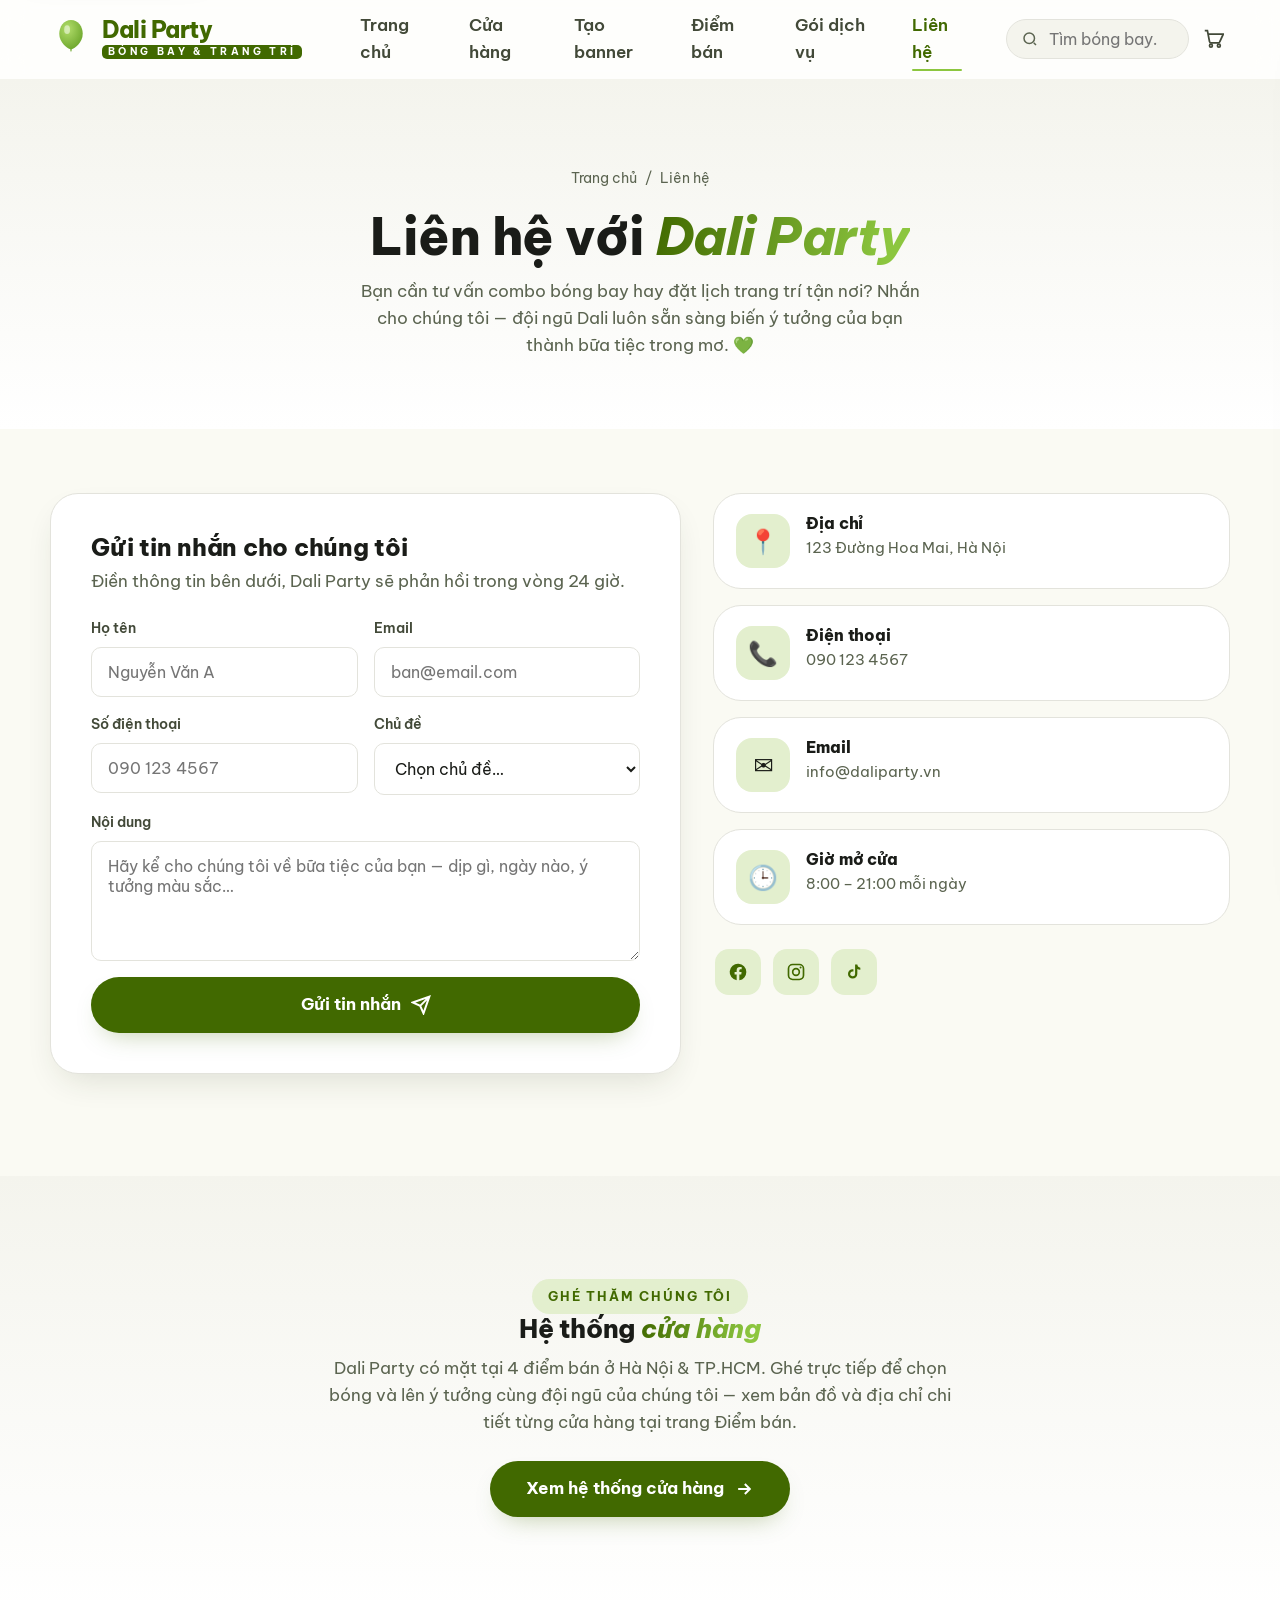
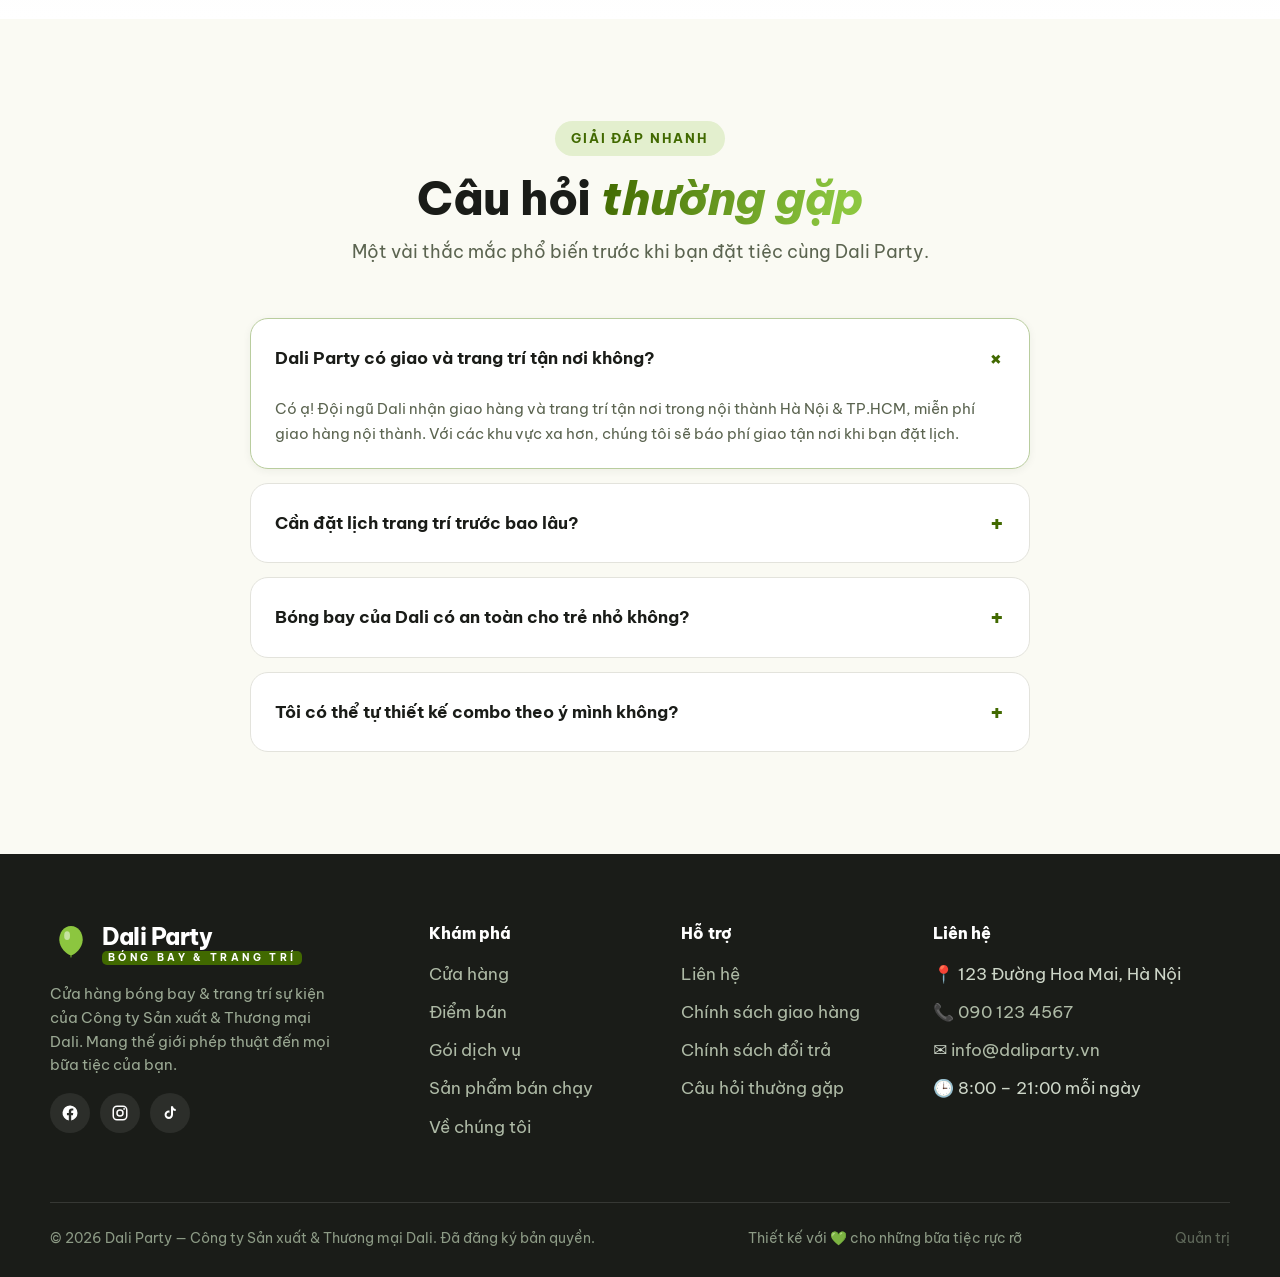
<file: lien-he.html>
<!DOCTYPE html>
<html lang="vi">
<head>
<meta charset="UTF-8">
<meta name="viewport" content="width=device-width, initial-scale=1.0">
<title>Liên hệ — Dali Party</title>
<meta name="description" content="Liên hệ Dali Party — gửi tin nhắn, hỏi gói trang trí, hợp tác. Xem hệ thống cửa hàng bóng bay & trang trí tiệc tại Hà Nội và TP.HCM. Hotline 090 123 4567.">
<link rel="icon" type="image/svg+xml" href="assets/img/favicon.svg">
<link rel="preconnect" href="https://fonts.googleapis.com">
<link rel="preconnect" href="https://fonts.gstatic.com" crossorigin>
<link href="https://fonts.googleapis.com/css2?family=Be+Vietnam+Pro:wght@400;500;600;700;800&display=swap" rel="stylesheet">
<link rel="stylesheet" href="assets/css/styles.css?v=14">
<style>[data-reveal],[data-stagger]>*{opacity:1;transform:none}html{scroll-behavior:auto}.balloon-layer{display:none}</style>
<style>
  /* ---- Liên hệ page-specific layout helpers ---- */
  .contact-grid { display: grid; grid-template-columns: 1.1fr .9fr; gap: 32px; align-items: start; }
  .contact-info { display: flex; flex-direction: column; gap: 16px; }
  .info-card {
    display: flex; gap: 16px; align-items: flex-start; padding: 20px 22px;
    background: #fff; border: 1px solid var(--line); border-radius: var(--radius-lg);
    transition: transform .3s var(--ease), box-shadow .3s, border-color .3s;
  }
  .info-card:hover { transform: translateY(-4px); box-shadow: var(--shadow); border-color: var(--green-200); }
  .info-card__ico {
    width: 54px; height: 54px; flex-shrink: 0; border-radius: 16px; display: grid; place-items: center;
    background: var(--green-100); font-size: 1.5rem;
  }
  .info-card h3 { font-size: 1.02rem; margin-bottom: 3px; }
  .info-card p, .info-card a { color: var(--muted); font-size: .92rem; }
  .info-card a:hover { color: var(--green-700); }
  .contact-socials { display: flex; gap: 12px; margin-top: 4px; padding: 4px 2px; }
  .contact-socials a {
    width: 46px; height: 46px; border-radius: 14px; background: var(--green-100); color: var(--green-700);
    display: grid; place-items: center; transition: background .25s, transform .25s var(--ease-back), color .25s;
  }
  .contact-socials a:hover { background: var(--green-700); color: #fff; transform: translateY(-3px) rotate(-6deg); }

  /* ---- store locator teaser ---- */
  .locator-teaser { max-width: 640px; margin: 0 auto; text-align: center; }
  .locator-teaser h2 { margin-bottom: 12px; }
  .locator-teaser p { color: var(--muted); margin-bottom: 24px; }

  /* ---- FAQ accordion ---- */
  .faq-wrap { max-width: 780px; margin: 0 auto; display: flex; flex-direction: column; gap: 14px; }
  .faq-item { background: #fff; border: 1px solid var(--line); border-radius: var(--radius); overflow: hidden; transition: border-color .25s, box-shadow .25s; }
  .faq-item[open] { border-color: var(--green-300); box-shadow: var(--shadow-sm); }
  .faq-item summary {
    list-style: none; cursor: pointer; padding: 20px 24px; font-weight: 700; font-size: 1.04rem; color: var(--ink);
    display: flex; align-items: center; justify-content: space-between; gap: 16px;
  }
  .faq-item summary::-webkit-details-marker { display: none; }
  .faq-item summary::after {
    content: "+"; font-size: 1.5rem; font-weight: 700; color: var(--green-700); flex-shrink: 0;
    transition: transform .3s var(--ease);
  }
  .faq-item[open] summary::after { transform: rotate(45deg); }
  .faq-item p { padding: 0 24px 22px; color: var(--muted); font-size: .95rem; }

  @media (max-width: 900px) {
    .contact-grid { grid-template-columns: 1fr; }
  }
</style>
</head>
<body>
<a href="#main" class="skip-link">Bỏ qua tới nội dung</a>

<!-- ============ HEADER ============ -->
<header class="site-header">
  <div class="container nav">
    <a href="/" class="brand" aria-label="Dali Party trang chủ">
      <svg class="brand-mark" viewBox="0 0 60 86" aria-hidden="true">
        <defs><radialGradient id="bm" cx="36%" cy="30%" r="72%"><stop offset="0" stop-color="#b2dd6b"/><stop offset="1" stop-color="#6fa82e"/></radialGradient></defs>
        <path d="M30 4 C45 4 54 18 54 32 C54 50 38 62 31 64 L29 64 C22 62 6 50 6 32 C6 18 15 4 30 4Z" fill="url(#bm)"/>
        <path d="M28 64l4 0-2 6z" fill="#6fa82e"/>
        <ellipse cx="22" cy="24" rx="6" ry="9" fill="#fff" opacity=".5"/>
      </svg>
      <span class="brand-name"><b>Dali Party</b><span>Bóng bay &amp; Trang trí</span></span>
    </a>

    <nav class="nav-links" aria-label="Điều hướng chính">
      <a href="/">Trang chủ</a>
      <a href="cua-hang">Cửa hàng</a>
      <a href="tao-banner">Tạo banner</a>
      <a href="diem-ban">Điểm bán</a>
      <a href="goi-dich-vu">Gói dịch vụ</a>
      <a href="lien-he" class="active">Liên hệ</a>
    </nav>

    <div class="nav-actions">
      <form class="search-box" data-search role="search">
        <svg width="18" height="18" viewBox="0 0 24 24" fill="none" stroke="currentColor" stroke-width="2"><circle cx="11" cy="11" r="7"/><path d="m20 20-3-3"/></svg>
        <input type="search" placeholder="Tìm bóng bay…" aria-label="Tìm kiếm">
      </form>
      <button class="icon-btn" id="cartBtn" aria-label="Giỏ hàng">
        <svg width="22" height="22" viewBox="0 0 24 24" fill="none" stroke="currentColor" stroke-width="2"><circle cx="9" cy="20" r="1.6"/><circle cx="18" cy="20" r="1.6"/><path d="M2 3h3l2.4 12.4a2 2 0 0 0 2 1.6h7.7a2 2 0 0 0 2-1.6L23 7H6"/></svg>
        <span class="cart-count" aria-live="polite">0</span>
      </button>
      <button class="icon-btn nav-toggle" id="navToggle" aria-label="Mở menu">
        <svg width="24" height="24" viewBox="0 0 24 24" fill="none" stroke="currentColor" stroke-width="2"><path d="M4 7h16M4 12h16M4 17h16"/></svg>
      </button>
    </div>
  </div>
</header>

<!-- mobile menu -->
<div class="mobile-menu" id="mobileMenu">
  <div class="mm-head">
    <b style="color:var(--green-600);font-size:1.2rem">Dali Party</b>
    <button class="icon-btn" id="menuClose" aria-label="Đóng menu"><svg width="22" height="22" viewBox="0 0 24 24" fill="none" stroke="currentColor" stroke-width="2"><path d="M6 6l12 12M18 6L6 18"/></svg></button>
  </div>
  <a href="/">Trang chủ</a>
  <a href="cua-hang">Cửa hàng</a>
  <a href="tao-banner">Tạo banner</a>
  <a href="diem-ban">Điểm bán</a>
  <a href="goi-dich-vu">Gói dịch vụ</a>
  <a href="lien-he">Liên hệ</a>
</div>

<main id="main">
<!-- ============ PAGE HERO ============ -->
<section class="page-hero">
  <div class="balloon-layer" data-balloons="4" aria-hidden="true"></div>
  <div class="container">
    <nav class="crumbs" aria-label="Breadcrumb">
      <a href="/">Trang chủ</a> <span>/</span> <span>Liên hệ</span>
    </nav>
    <h1>Liên hệ với <span class="text-grad">Dali Party</span></h1>
    <p>Bạn cần tư vấn combo bóng bay hay đặt lịch trang trí tận nơi? Nhắn cho chúng tôi — đội ngũ Dali luôn sẵn sàng biến ý tưởng của bạn thành bữa tiệc trong mơ. 💚</p>
  </div>
</section>

<!-- ============ CONTACT FORM + INFO ============ -->
<section class="section">
  <div class="container">
    <div class="contact-grid" data-reveal>
      <!-- LEFT: form -->
      <div class="form-card">
        <h2 style="font-size:clamp(1.3rem,4.5vw,1.5rem);margin-bottom:6px">Gửi tin nhắn cho chúng tôi</h2>
        <p style="color:var(--muted);margin-bottom:22px">Điền thông tin bên dưới, Dali Party sẽ phản hồi trong vòng 24 giờ.</p>
        <form data-demo data-capture="message" data-success="Cảm ơn bạn! Dali Party sẽ phản hồi sớm nhất 💚">
          <div class="field-row">
            <div class="field">
              <label for="c-name">Họ tên</label>
              <input id="c-name" type="text" placeholder="Nguyễn Văn A" required>
            </div>
            <div class="field">
              <label for="c-email">Email</label>
              <input id="c-email" type="email" placeholder="ban@email.com" required>
            </div>
          </div>
          <div class="field-row">
            <div class="field">
              <label for="c-phone">Số điện thoại</label>
              <input id="c-phone" type="tel" placeholder="090 123 4567" required>
            </div>
            <div class="field">
              <label for="c-topic">Chủ đề</label>
              <select id="c-topic" required>
                <option value="" disabled selected>Chọn chủ đề…</option>
                <option>Đặt hàng</option>
                <option>Hỏi gói dịch vụ</option>
                <option>Hợp tác</option>
                <option>Khác</option>
              </select>
            </div>
          </div>
          <div class="field">
            <label for="c-msg">Nội dung</label>
            <textarea id="c-msg" placeholder="Hãy kể cho chúng tôi về bữa tiệc của bạn — dịp gì, ngày nào, ý tưởng màu sắc…" required></textarea>
          </div>
          <button class="btn btn--lg btn--block" type="submit">Gửi tin nhắn
            <svg class="ico" viewBox="0 0 24 24" fill="none" stroke="currentColor" stroke-width="2.4"><path d="M22 2 11 13M22 2l-7 20-4-9-9-4 20-7Z"/></svg>
          </button>
        </form>
      </div>

      <!-- RIGHT: info cards -->
      <div class="contact-info">
        <div class="info-card">
          <div class="info-card__ico" aria-hidden="true">📍</div>
          <div><h3>Địa chỉ</h3><p>123 Đường Hoa Mai, Hà Nội</p></div>
        </div>
        <div class="info-card">
          <div class="info-card__ico" aria-hidden="true">📞</div>
          <div><h3>Điện thoại</h3><p><a href="tel:0901234567">090 123 4567</a></p></div>
        </div>
        <div class="info-card">
          <div class="info-card__ico" aria-hidden="true">✉️</div>
          <div><h3>Email</h3><p><a href="mailto:info@daliparty.vn">info@daliparty.vn</a></p></div>
        </div>
        <div class="info-card">
          <div class="info-card__ico" aria-hidden="true">🕒</div>
          <div><h3>Giờ mở cửa</h3><p>8:00 – 21:00 mỗi ngày</p></div>
        </div>
        <div class="contact-socials" aria-label="Mạng xã hội">
          <a href="#" aria-label="Facebook"><svg width="20" height="20" viewBox="0 0 24 24" fill="currentColor"><path d="M22 12a10 10 0 1 0-11.6 9.9v-7H7.9V12h2.5V9.8c0-2.5 1.5-3.9 3.8-3.9 1.1 0 2.2.2 2.2.2v2.5h-1.2c-1.2 0-1.6.8-1.6 1.6V12h2.7l-.4 2.9h-2.3v7A10 10 0 0 0 22 12Z"/></svg></a>
          <a href="#" aria-label="Instagram"><svg width="20" height="20" viewBox="0 0 24 24" fill="none" stroke="currentColor" stroke-width="2"><rect x="3" y="3" width="18" height="18" rx="5"/><circle cx="12" cy="12" r="4"/><circle cx="17.5" cy="6.5" r="1.2" fill="currentColor" stroke="none"/></svg></a>
          <a href="#" aria-label="TikTok"><svg width="20" height="20" viewBox="0 0 24 24" fill="currentColor"><path d="M16 3c.3 2.1 1.5 3.6 3.6 3.8v2.6c-1.3.1-2.5-.3-3.6-1v5.9a5.6 5.6 0 1 1-5.6-5.6c.3 0 .6 0 .9.1v2.7a2.9 2.9 0 1 0 2 2.8V3H16Z"/></svg></a>
        </div>
      </div>
    </div>
  </div>
</section>

<!-- ============ STORE LOCATOR TEASER ============ -->
<section class="section section--tint">
  <div class="container">
    <div class="locator-teaser" data-reveal>
      <span class="eyebrow">Ghé thăm chúng tôi</span>
      <h2>Hệ thống <span class="text-grad">cửa hàng</span></h2>
      <p>Dali Party có mặt tại 4 điểm bán ở Hà Nội &amp; TP.HCM. Ghé trực tiếp để chọn bóng và lên ý tưởng cùng đội ngũ của chúng tôi — xem bản đồ và địa chỉ chi tiết từng cửa hàng tại trang Điểm bán.</p>
      <a href="diem-ban" class="btn btn--lg">Xem hệ thống cửa hàng
        <svg class="ico" viewBox="0 0 24 24" fill="none" stroke="currentColor" stroke-width="2.4"><path d="M5 12h14M13 6l6 6-6 6"/></svg>
      </a>
    </div>
  </div>
</section>

<!-- ============ FAQ ============ -->
<section class="section">
  <div class="container">
    <div class="section-head" data-reveal>
      <span class="eyebrow">Giải đáp nhanh</span>
      <h2>Câu hỏi <span class="text-grad">thường gặp</span></h2>
      <p>Một vài thắc mắc phổ biến trước khi bạn đặt tiệc cùng Dali Party.</p>
    </div>

    <div class="faq-wrap" data-stagger>
      <details class="faq-item" open>
        <summary>Dali Party có giao và trang trí tận nơi không?</summary>
        <p>Có ạ! Đội ngũ Dali nhận giao hàng và trang trí tận nơi trong nội thành Hà Nội &amp; TP.HCM, miễn phí giao hàng nội thành. Với các khu vực xa hơn, chúng tôi sẽ báo phí giao tận nơi khi bạn đặt lịch.</p>
      </details>
      <details class="faq-item">
        <summary>Cần đặt lịch trang trí trước bao lâu?</summary>
        <p>Để đảm bảo có đủ thời gian chuẩn bị và thiết kế theo yêu cầu, bạn nên đặt trước tối thiểu 2–3 ngày. Với các sự kiện lớn như tiệc cưới hoặc khai trương, hãy liên hệ trước 5–7 ngày để được tư vấn kỹ nhất nhé.</p>
      </details>
      <details class="faq-item">
        <summary>Bóng bay của Dali có an toàn cho trẻ nhỏ không?</summary>
        <p>Hoàn toàn an toàn. Chúng tôi dùng bóng nhập khẩu bền màu và bơm khí Helium đạt chuẩn an toàn, phù hợp cho cả tiệc sinh nhật của các bé.</p>
      </details>
      <details class="faq-item">
        <summary>Tôi có thể tự thiết kế combo theo ý mình không?</summary>
        <p>Chắc chắn rồi! Bạn cứ chia sẻ màu sắc, chủ đề và ngân sách mong muốn — đội thiết kế của Dali sẽ lên ý tưởng riêng và báo giá phù hợp với bạn.</p>
      </details>
    </div>
  </div>
</section>
</main>

<!-- ============ FOOTER ============ -->
<footer class="site-footer">
  <div class="container">
    <div class="footer-grid">
      <div class="footer-brand">
        <div class="brand">
          <svg class="brand-mark" viewBox="0 0 60 86" aria-hidden="true"><path d="M30 4 C45 4 54 18 54 32 C54 50 38 62 31 64 L29 64 C22 62 6 50 6 32 C6 18 15 4 30 4Z" fill="#8cc63f"/><path d="M28 64l4 0-2 6z" fill="#6fa82e"/><ellipse cx="22" cy="24" rx="6" ry="9" fill="#fff" opacity=".5"/></svg>
          <span class="brand-name"><b>Dali Party</b><span>Bóng bay &amp; Trang trí</span></span>
        </div>
        <p class="footer-about">Cửa hàng bóng bay &amp; trang trí sự kiện của Công ty Sản xuất &amp; Thương mại Dali. Mang thế giới phép thuật đến mọi bữa tiệc của bạn.</p>
        <div class="socials">
          <a href="#" aria-label="Facebook"><svg width="18" height="18" viewBox="0 0 24 24" fill="currentColor"><path d="M22 12a10 10 0 1 0-11.6 9.9v-7H7.9V12h2.5V9.8c0-2.5 1.5-3.9 3.8-3.9 1.1 0 2.2.2 2.2.2v2.5h-1.2c-1.2 0-1.6.8-1.6 1.6V12h2.7l-.4 2.9h-2.3v7A10 10 0 0 0 22 12Z"/></svg></a>
          <a href="#" aria-label="Instagram"><svg width="18" height="18" viewBox="0 0 24 24" fill="none" stroke="currentColor" stroke-width="2"><rect x="3" y="3" width="18" height="18" rx="5"/><circle cx="12" cy="12" r="4"/><circle cx="17.5" cy="6.5" r="1.2" fill="currentColor" stroke="none"/></svg></a>
          <a href="#" aria-label="TikTok"><svg width="18" height="18" viewBox="0 0 24 24" fill="currentColor"><path d="M16 3c.3 2.1 1.5 3.6 3.6 3.8v2.6c-1.3.1-2.5-.3-3.6-1v5.9a5.6 5.6 0 1 1-5.6-5.6c.3 0 .6 0 .9.1v2.7a2.9 2.9 0 1 0 2 2.8V3H16Z"/></svg></a>
        </div>
      </div>
      <div>
        <h4>Khám phá</h4>
        <ul class="footer-links">
          <li><a href="cua-hang">Cửa hàng</a></li>
          <li><a href="diem-ban">Điểm bán</a></li>
          <li><a href="goi-dich-vu">Gói dịch vụ</a></li>
          <li><a href="cua-hang">Sản phẩm bán chạy</a></li>
          <li><a href="lien-he">Về chúng tôi</a></li>
        </ul>
      </div>
      <div>
        <h4>Hỗ trợ</h4>
        <ul class="footer-links">
          <li><a href="lien-he">Liên hệ</a></li>
          <li><a href="#">Chính sách giao hàng</a></li>
          <li><a href="#">Chính sách đổi trả</a></li>
          <li><a href="#">Câu hỏi thường gặp</a></li>
        </ul>
      </div>
      <div>
        <h4>Liên hệ</h4>
        <ul class="footer-links">
          <li>📍 <span data-cfg="address">123 Đường Hoa Mai, Hà Nội</span></li>
          <li>📞 <a href="tel:0901234567" data-cfg-tel="hotline"><span data-cfg="hotline">090 123 4567</span></a></li>
          <li>✉️ <a href="mailto:info@daliparty.vn" data-cfg-mail="email"><span data-cfg="email">info@daliparty.vn</span></a></li>
          <li>🕒 <span data-cfg="hours">8:00 – 21:00 mỗi ngày</span></li>
        </ul>
      </div>
    </div>
    <div class="footer-bottom">
      <span>© 2026 Dali Party — Công ty Sản xuất &amp; Thương mại Dali. Đã đăng ký bản quyền.</span>
      <span>Thiết kế với 💚 cho những bữa tiệc rực rỡ</span>
      <a href="admin" style="opacity:.6;color:inherit" title="Trang quản trị điểm bán">Quản trị</a>
    </div>
  </div>
</footer>

<!-- ============ CART DRAWER + OVERLAY ============ -->
<div class="overlay" id="overlay"></div>
<aside class="cart-drawer" id="cartDrawer" aria-label="Giỏ hàng">
  <div class="cart-drawer__head">
    <h3>Giỏ hàng của bạn 🛒</h3>
    <button class="icon-btn" id="cartClose" aria-label="Đóng giỏ hàng"><svg width="22" height="22" viewBox="0 0 24 24" fill="none" stroke="currentColor" stroke-width="2"><path d="M6 6l12 12M18 6L6 18"/></svg></button>
  </div>
  <div class="cart-items" id="cartItems"></div>
  <div class="cart-drawer__foot">
    <div class="cart-total"><span>Tổng cộng</span><b id="cartTotal">0₫</b></div>
    <button class="btn btn--block btn--lg" id="checkoutBtn">Thanh toán</button>
  </div>
</aside>

<!-- back to top -->
<button class="to-top" id="toTop" aria-label="Lên đầu trang">
  <svg viewBox="0 0 60 86" width="34" aria-hidden="true"><path d="M30 4 C45 4 54 18 54 32 C54 50 38 62 31 64 L29 64 C22 62 6 50 6 32 C6 18 15 4 30 4Z" fill="#8cc63f"/><path d="M28 64l4 0-2 6z" fill="#6fa82e"/><path d="M24 30l6-7 6 7" stroke="#fff" stroke-width="2.6" fill="none" stroke-linecap="round" stroke-linejoin="round"/></svg>
</button>

<script src="assets/js/shop-data.js?v=1"></script>
<script src="assets/js/main.js?v=16"></script>
</body>
</html>
</file>
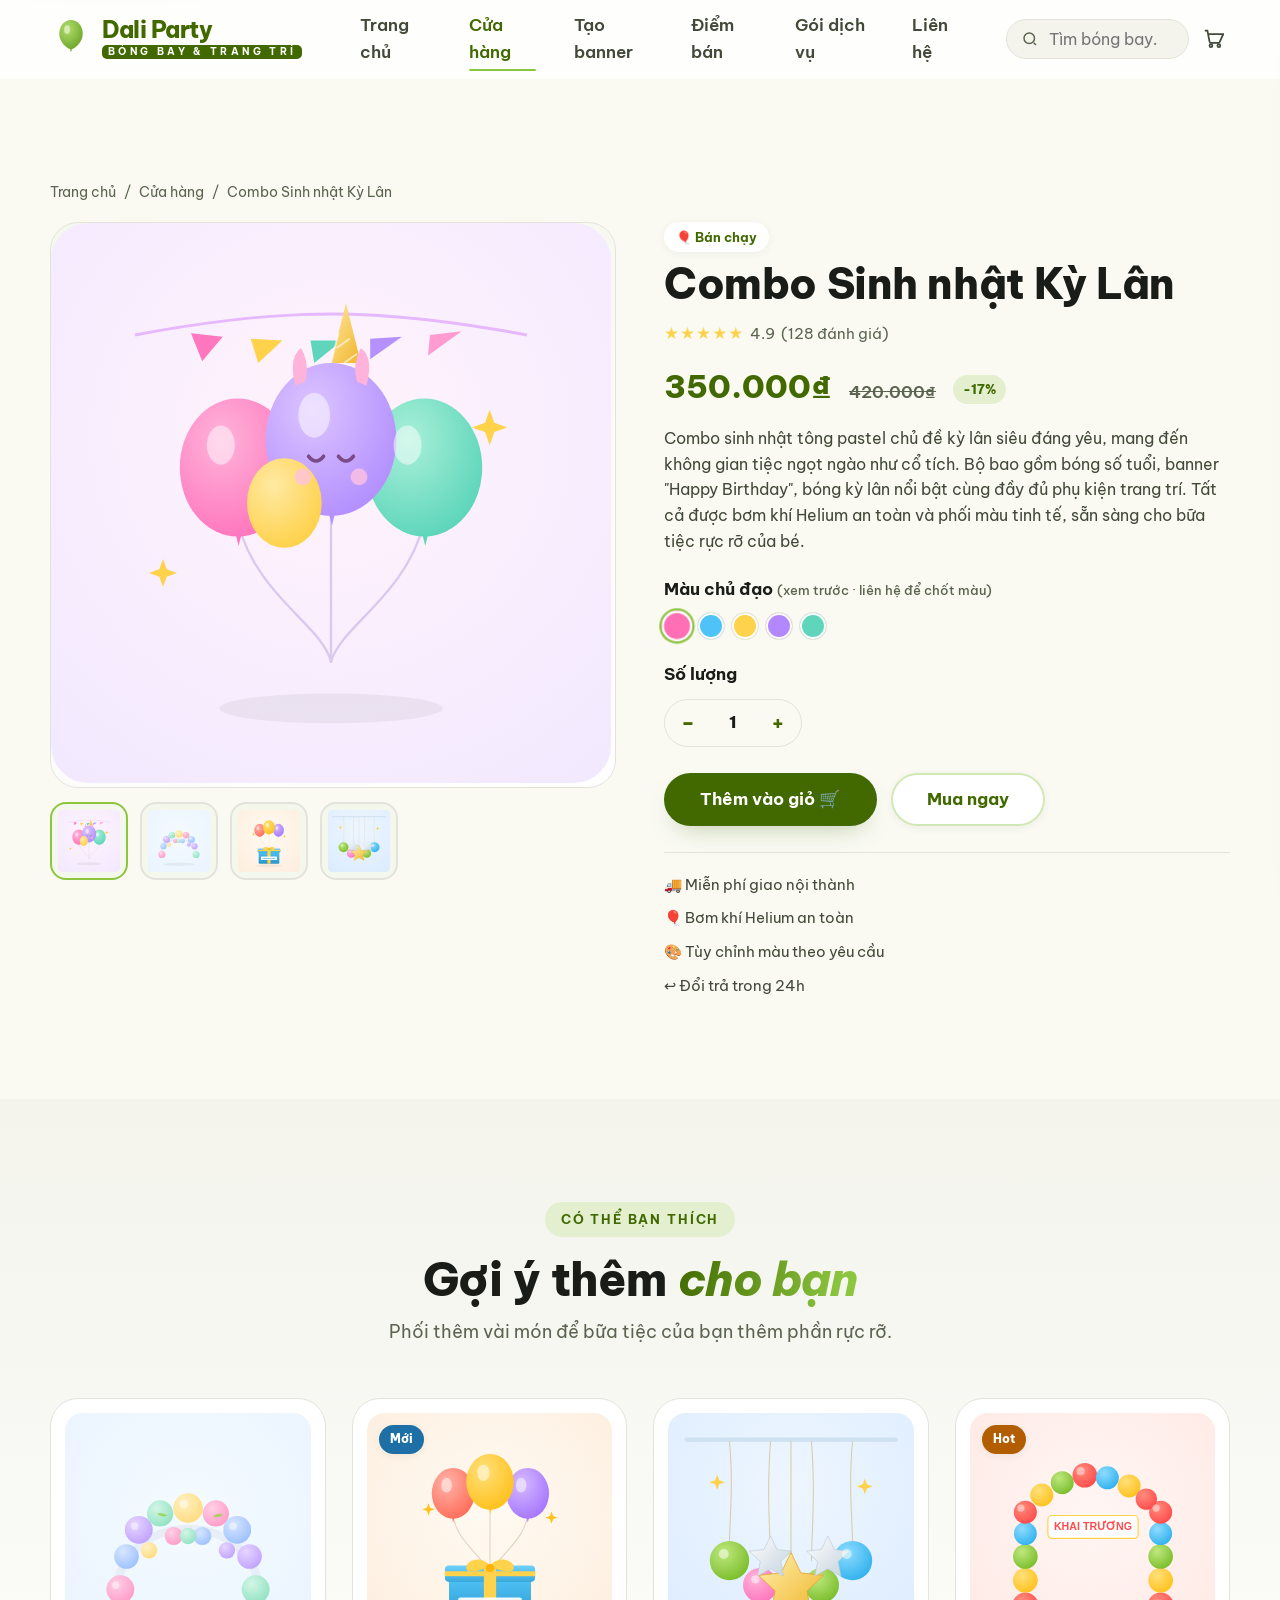
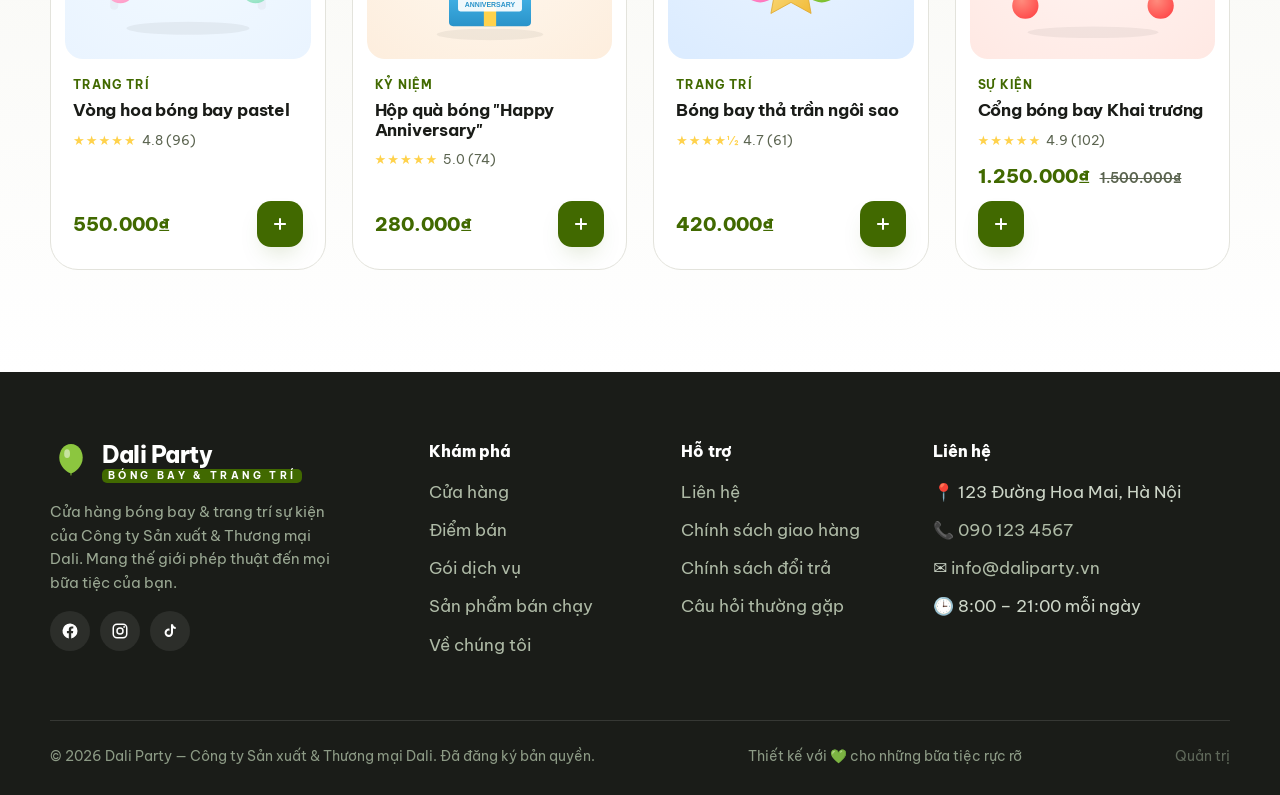
<file: san-pham.html>
<!DOCTYPE html>
<html lang="vi">
<head>
<meta charset="UTF-8">
<meta name="viewport" content="width=device-width, initial-scale=1.0">
<title>Combo Sinh nhật Kỳ Lân — Dali Party</title>
<meta name="description" content="Combo Sinh nhật Kỳ Lân tông pastel của Dali Party — bóng số, banner Happy Birthday, bóng kỳ lân và phụ kiện. Giao &amp; bơm khí Helium an toàn, tùy chỉnh màu theo yêu cầu.">
<link rel="icon" type="image/svg+xml" href="assets/img/favicon.svg">
<link rel="preconnect" href="https://fonts.googleapis.com">
<link rel="preconnect" href="https://fonts.gstatic.com" crossorigin>
<link href="https://fonts.googleapis.com/css2?family=Be+Vietnam+Pro:wght@400;500;600;700;800&display=swap" rel="stylesheet">
<link rel="stylesheet" href="assets/css/styles.css?v=14">
<style>[data-reveal],[data-stagger]>*{opacity:1;transform:none}html{scroll-behavior:auto}.balloon-layer{display:none}</style>
<style>
  /* small additions specific to the product-detail right column */
  .pd__rate { display: flex; align-items: center; gap: 6px; font-size: .92rem; color: var(--muted); margin: 4px 0 2px; }
  .pd__rate .stars { color: var(--yellow); letter-spacing: 1px; font-size: 1.05rem; }
  .pd__price small { font-size: 1.05rem; color: var(--muted); font-weight: 600; text-decoration: line-through; margin-left: 10px; }
  .pd__off { display: inline-block; font-size: .8rem; font-weight: 800; padding: 4px 10px; border-radius: 999px; background: var(--green-100); color: var(--green-700); margin-left: 10px; vertical-align: middle; }
  .pd__desc { color: var(--ink-2); font-size: 1rem; margin: 6px 0 4px; }
  .pd__opt-note { font-weight: 500; font-size: .8rem; color: var(--muted); }
  /* keep the 4-thumb strip inside the container on small phones (<=414px the container is ~320–374px wide) */
  @media (max-width: 414px) {
    .pd__thumbs { flex-wrap: wrap; }
    .pd__thumbs button { width: 64px; height: 64px; }
  }
</style>
</head>
<body>
<a href="#main" class="skip-link">Bỏ qua tới nội dung</a>

<!-- ============ HEADER ============ -->
<header class="site-header">
  <div class="container nav">
    <a href="/" class="brand" aria-label="Dali Party trang chủ">
      <svg class="brand-mark" viewBox="0 0 60 86" aria-hidden="true">
        <defs><radialGradient id="bm" cx="36%" cy="30%" r="72%"><stop offset="0" stop-color="#b2dd6b"/><stop offset="1" stop-color="#6fa82e"/></radialGradient></defs>
        <path d="M30 4 C45 4 54 18 54 32 C54 50 38 62 31 64 L29 64 C22 62 6 50 6 32 C6 18 15 4 30 4Z" fill="url(#bm)"/>
        <path d="M28 64l4 0-2 6z" fill="#6fa82e"/>
        <ellipse cx="22" cy="24" rx="6" ry="9" fill="#fff" opacity=".5"/>
      </svg>
      <span class="brand-name"><b>Dali Party</b><span>Bóng bay &amp; Trang trí</span></span>
    </a>

    <nav class="nav-links" aria-label="Điều hướng chính">
      <a href="/">Trang chủ</a>
      <a href="cua-hang" class="active">Cửa hàng</a>
      <a href="tao-banner">Tạo banner</a>
      <a href="diem-ban">Điểm bán</a>
      <a href="goi-dich-vu">Gói dịch vụ</a>
      <a href="lien-he">Liên hệ</a>
    </nav>

    <div class="nav-actions">
      <form class="search-box" data-search role="search">
        <svg width="18" height="18" viewBox="0 0 24 24" fill="none" stroke="currentColor" stroke-width="2" aria-hidden="true" focusable="false"><circle cx="11" cy="11" r="7"/><path d="m20 20-3-3"/></svg>
        <input type="search" placeholder="Tìm bóng bay…" aria-label="Tìm kiếm">
      </form>
      <button class="icon-btn" id="cartBtn" aria-label="Giỏ hàng">
        <svg width="22" height="22" viewBox="0 0 24 24" fill="none" stroke="currentColor" stroke-width="2" aria-hidden="true" focusable="false"><circle cx="9" cy="20" r="1.6"/><circle cx="18" cy="20" r="1.6"/><path d="M2 3h3l2.4 12.4a2 2 0 0 0 2 1.6h7.7a2 2 0 0 0 2-1.6L23 7H6"/></svg>
        <span class="cart-count" aria-live="polite">0</span>
      </button>
      <button class="icon-btn nav-toggle" id="navToggle" aria-label="Mở menu">
        <svg width="24" height="24" viewBox="0 0 24 24" fill="none" stroke="currentColor" stroke-width="2" aria-hidden="true" focusable="false"><path d="M4 7h16M4 12h16M4 17h16"/></svg>
      </button>
    </div>
  </div>
</header>

<!-- mobile menu -->
<div class="mobile-menu" id="mobileMenu">
  <div class="mm-head">
    <b style="color:var(--green-600);font-size:1.2rem">Dali Party</b>
    <button class="icon-btn" id="menuClose" aria-label="Đóng menu"><svg width="22" height="22" viewBox="0 0 24 24" fill="none" stroke="currentColor" stroke-width="2" aria-hidden="true" focusable="false"><path d="M6 6l12 12M18 6L6 18"/></svg></button>
  </div>
  <a href="/">Trang chủ</a>
  <a href="cua-hang">Cửa hàng</a>
  <a href="tao-banner">Tạo banner</a>
  <a href="diem-ban">Điểm bán</a>
  <a href="goi-dich-vu">Gói dịch vụ</a>
  <a href="lien-he">Liên hệ</a>
</div>

<main id="main">
<!-- ============ PRODUCT DETAIL ============ -->
<section class="section">
  <div class="container">
    <nav class="crumbs" aria-label="Breadcrumb" style="justify-content:flex-start">
      <a href="/">Trang chủ</a> <span aria-hidden="true">/</span>
      <a href="cua-hang">Cửa hàng</a> <span aria-hidden="true">/</span>
      <span>Combo Sinh nhật Kỳ Lân</span>
    </nav>

    <div class="pd" data-reveal>
      <!-- LEFT: gallery -->
      <div class="pd__gallery">
        <div class="pd__main">
          <img id="pdMain" src="assets/img/products/combo-ky-lan.svg" alt="Combo Sinh nhật Kỳ Lân" width="560" height="560">
        </div>
        <div class="pd__thumbs" id="pdThumbs">
          <button class="sel" data-img="assets/img/products/combo-ky-lan.svg" aria-label="Ảnh combo kỳ lân">
            <img src="assets/img/products/combo-ky-lan.svg" alt="Combo Sinh nhật Kỳ Lân" loading="lazy">
          </button>
          <button data-img="assets/img/products/vong-hoa-pastel.svg" aria-label="Ảnh vòng hoa pastel">
            <img src="assets/img/products/vong-hoa-pastel.svg" alt="Vòng hoa bóng bay pastel" loading="lazy">
          </button>
          <button data-img="assets/img/products/hop-qua-anniversary.svg" aria-label="Ảnh hộp quà Happy Anniversary">
            <img src="assets/img/products/hop-qua-anniversary.svg" alt="Hộp quà bóng Happy Anniversary" loading="lazy">
          </button>
          <button data-img="assets/img/products/bong-tha-tran-sao.svg" aria-label="Ảnh bóng thả trần">
            <img src="assets/img/products/bong-tha-tran-sao.svg" alt="Bóng thả trần ngôi sao" loading="lazy">
          </button>
        </div>
      </div>

      <!-- RIGHT: info -->
      <div class="pd__info">
        <span class="pill-tag">🎈 Bán chạy</span>
        <h1>Combo Sinh nhật Kỳ Lân</h1>
        <div class="pd__rate"><span class="stars" aria-hidden="true">★★★★★</span> 4.9 <span>(128 đánh giá)</span></div>

        <div class="pd__price">
          350.000₫ <small>420.000₫</small> <span class="pd__off">-17%</span>
        </div>

        <p class="pd__desc">Combo sinh nhật tông pastel chủ đề kỳ lân siêu đáng yêu, mang đến không gian tiệc ngọt ngào như cổ tích. Bộ bao gồm bóng số tuổi, banner "Happy Birthday", bóng kỳ lân nổi bật cùng đầy đủ phụ kiện trang trí. Tất cả được bơm khí Helium an toàn và phối màu tinh tế, sẵn sàng cho bữa tiệc rực rỡ của bé.</p>

        <!-- màu chủ đạo -->
        <div class="pd__opt">
          <span>Màu chủ đạo <small class="pd__opt-note">(xem trước · liên hệ để chốt màu)</small></span>
          <div class="swatches" id="pdSwatches" aria-label="Xem trước màu chủ đạo">
            <button class="swatch sel" style="background:#ff6fb5" aria-label="Hồng" title="Hồng"></button>
            <button class="swatch" style="background:#4fc3f7" aria-label="Xanh dương" title="Xanh dương"></button>
            <button class="swatch" style="background:#ffd24c" aria-label="Vàng" title="Vàng"></button>
            <button class="swatch" style="background:#b388ff" aria-label="Tím" title="Tím"></button>
            <button class="swatch" style="background:#5fd6bb" aria-label="Bạc hà" title="Bạc hà"></button>
          </div>
        </div>

        <!-- số lượng -->
        <div class="pd__opt">
          <span>Số lượng</span>
          <div class="qty-pick" id="pdQty">
            <button type="button" data-qd="-1" aria-label="Giảm số lượng">−</button>
            <span id="pdQtyVal">1</span>
            <button type="button" data-qd="1" aria-label="Tăng số lượng">+</button>
          </div>
        </div>

        <!-- mua -->
        <div class="pd__buy">
          <button class="btn btn--lg" id="pdAdd" data-add="combo-ky-lan" data-qty="1">Thêm vào giỏ 🛒</button>
          <button class="btn btn--ghost btn--lg" id="pdBuyNow">Mua ngay</button>
        </div>

        <!-- meta -->
        <div class="pd__meta">
          <div>🚚 Miễn phí giao nội thành</div>
          <div>🎈 Bơm khí Helium an toàn</div>
          <div>🎨 Tùy chỉnh màu theo yêu cầu</div>
          <div>↩️ Đổi trả trong 24h</div>
        </div>
      </div>
    </div>
  </div>
</section>

<!-- ============ RELATED PRODUCTS ============ -->
<section class="section section--tint">
  <div class="container">
    <div class="section-head" data-reveal>
      <span class="eyebrow">Có thể bạn thích</span>
      <h2>Gợi ý thêm <span class="text-grad">cho bạn</span></h2>
      <p>Phối thêm vài món để bữa tiệc của bạn thêm phần rực rỡ.</p>
    </div>

    <div class="grid-products" data-stagger>
      <article class="product-card">
        <div class="product-card__media">
          <a href="san-pham"><img src="assets/img/products/vong-hoa-pastel.svg" alt="Vòng hoa bóng bay pastel" loading="lazy"></a>
          <div class="quick-add"><button class="btn btn--block" data-add="vong-hoa-pastel">Thêm vào giỏ 🛒</button></div>
        </div>
        <div class="product-card__body">
          <span class="product-card__cat">Trang trí</span>
          <h3 class="product-card__title"><a href="san-pham">Vòng hoa bóng bay pastel</a></h3>
          <div class="product-card__rate"><span class="stars" aria-hidden="true">★★★★★</span> 4.8 (96)</div>
          <div class="product-card__foot">
            <div class="price">550.000₫</div>
            <button class="add-btn" data-add="vong-hoa-pastel" aria-label="Thêm vào giỏ"><svg width="20" height="20" viewBox="0 0 24 24" fill="none" stroke="currentColor" stroke-width="2.4" aria-hidden="true" focusable="false"><path d="M12 5v14M5 12h14"/></svg></button>
          </div>
        </div>
      </article>

      <article class="product-card">
        <div class="product-card__media">
          <span class="product-card__badge is-new">Mới</span>
          <a href="san-pham"><img src="assets/img/products/hop-qua-anniversary.svg" alt="Hộp quà bóng Happy Anniversary" loading="lazy"></a>
          <div class="quick-add"><button class="btn btn--block" data-add="hop-qua-anniv">Thêm vào giỏ 🛒</button></div>
        </div>
        <div class="product-card__body">
          <span class="product-card__cat">Kỷ niệm</span>
          <h3 class="product-card__title"><a href="san-pham">Hộp quà bóng "Happy Anniversary"</a></h3>
          <div class="product-card__rate"><span class="stars" aria-hidden="true">★★★★★</span> 5.0 (74)</div>
          <div class="product-card__foot">
            <div class="price">280.000₫</div>
            <button class="add-btn" data-add="hop-qua-anniv" aria-label="Thêm vào giỏ"><svg width="20" height="20" viewBox="0 0 24 24" fill="none" stroke="currentColor" stroke-width="2.4" aria-hidden="true" focusable="false"><path d="M12 5v14M5 12h14"/></svg></button>
          </div>
        </div>
      </article>

      <article class="product-card">
        <div class="product-card__media">
          <a href="san-pham"><img src="assets/img/products/bong-tha-tran-sao.svg" alt="Bóng bay thả trần ngôi sao" loading="lazy"></a>
          <div class="quick-add"><button class="btn btn--block" data-add="bong-tha-tran-sao">Thêm vào giỏ 🛒</button></div>
        </div>
        <div class="product-card__body">
          <span class="product-card__cat">Trang trí</span>
          <h3 class="product-card__title"><a href="san-pham">Bóng bay thả trần ngôi sao</a></h3>
          <div class="product-card__rate"><span class="stars" aria-hidden="true">★★★★½</span> 4.7 (61)</div>
          <div class="product-card__foot">
            <div class="price">420.000₫</div>
            <button class="add-btn" data-add="bong-tha-tran-sao" aria-label="Thêm vào giỏ"><svg width="20" height="20" viewBox="0 0 24 24" fill="none" stroke="currentColor" stroke-width="2.4" aria-hidden="true" focusable="false"><path d="M12 5v14M5 12h14"/></svg></button>
          </div>
        </div>
      </article>

      <article class="product-card">
        <div class="product-card__media">
          <span class="product-card__badge is-hot">Hot</span>
          <a href="san-pham"><img src="assets/img/products/cong-khai-truong.svg" alt="Cổng bóng bay Khai trương" loading="lazy"></a>
          <div class="quick-add"><button class="btn btn--block" data-add="cong-khai-truong">Thêm vào giỏ 🛒</button></div>
        </div>
        <div class="product-card__body">
          <span class="product-card__cat">Sự kiện</span>
          <h3 class="product-card__title"><a href="san-pham">Cổng bóng bay Khai trương</a></h3>
          <div class="product-card__rate"><span class="stars" aria-hidden="true">★★★★★</span> 4.9 (102)</div>
          <div class="product-card__foot">
            <div class="price">1.250.000₫ <small>1.500.000₫</small></div>
            <button class="add-btn" data-add="cong-khai-truong" aria-label="Thêm vào giỏ"><svg width="20" height="20" viewBox="0 0 24 24" fill="none" stroke="currentColor" stroke-width="2.4" aria-hidden="true" focusable="false"><path d="M12 5v14M5 12h14"/></svg></button>
          </div>
        </div>
      </article>
    </div>
  </div>
</section>
</main>

<!-- ============ FOOTER ============ -->
<footer class="site-footer">
  <div class="container">
    <div class="footer-grid">
      <div class="footer-brand">
        <div class="brand">
          <svg class="brand-mark" viewBox="0 0 60 86" aria-hidden="true"><path d="M30 4 C45 4 54 18 54 32 C54 50 38 62 31 64 L29 64 C22 62 6 50 6 32 C6 18 15 4 30 4Z" fill="#8cc63f"/><path d="M28 64l4 0-2 6z" fill="#6fa82e"/><ellipse cx="22" cy="24" rx="6" ry="9" fill="#fff" opacity=".5"/></svg>
          <span class="brand-name"><b>Dali Party</b><span>Bóng bay &amp; Trang trí</span></span>
        </div>
        <p class="footer-about">Cửa hàng bóng bay &amp; trang trí sự kiện của Công ty Sản xuất &amp; Thương mại Dali. Mang thế giới phép thuật đến mọi bữa tiệc của bạn.</p>
        <div class="socials">
          <a href="#" aria-label="Facebook"><svg width="18" height="18" viewBox="0 0 24 24" fill="currentColor" aria-hidden="true" focusable="false"><path d="M22 12a10 10 0 1 0-11.6 9.9v-7H7.9V12h2.5V9.8c0-2.5 1.5-3.9 3.8-3.9 1.1 0 2.2.2 2.2.2v2.5h-1.2c-1.2 0-1.6.8-1.6 1.6V12h2.7l-.4 2.9h-2.3v7A10 10 0 0 0 22 12Z"/></svg></a>
          <a href="#" aria-label="Instagram"><svg width="18" height="18" viewBox="0 0 24 24" fill="none" stroke="currentColor" stroke-width="2" aria-hidden="true" focusable="false"><rect x="3" y="3" width="18" height="18" rx="5"/><circle cx="12" cy="12" r="4"/><circle cx="17.5" cy="6.5" r="1.2" fill="currentColor" stroke="none"/></svg></a>
          <a href="#" aria-label="TikTok"><svg width="18" height="18" viewBox="0 0 24 24" fill="currentColor" aria-hidden="true" focusable="false"><path d="M16 3c.3 2.1 1.5 3.6 3.6 3.8v2.6c-1.3.1-2.5-.3-3.6-1v5.9a5.6 5.6 0 1 1-5.6-5.6c.3 0 .6 0 .9.1v2.7a2.9 2.9 0 1 0 2 2.8V3H16Z"/></svg></a>
        </div>
      </div>
      <div>
        <h4>Khám phá</h4>
        <ul class="footer-links">
          <li><a href="cua-hang">Cửa hàng</a></li>
          <li><a href="diem-ban">Điểm bán</a></li>
          <li><a href="goi-dich-vu">Gói dịch vụ</a></li>
          <li><a href="cua-hang">Sản phẩm bán chạy</a></li>
          <li><a href="lien-he">Về chúng tôi</a></li>
        </ul>
      </div>
      <div>
        <h4>Hỗ trợ</h4>
        <ul class="footer-links">
          <li><a href="lien-he">Liên hệ</a></li>
          <li><a href="#">Chính sách giao hàng</a></li>
          <li><a href="#">Chính sách đổi trả</a></li>
          <li><a href="#">Câu hỏi thường gặp</a></li>
        </ul>
      </div>
      <div>
        <h4>Liên hệ</h4>
        <ul class="footer-links">
          <li>📍 <span data-cfg="address">123 Đường Hoa Mai, Hà Nội</span></li>
          <li>📞 <a href="tel:0901234567" data-cfg-tel="hotline"><span data-cfg="hotline">090 123 4567</span></a></li>
          <li>✉️ <a href="mailto:info@daliparty.vn" data-cfg-mail="email"><span data-cfg="email">info@daliparty.vn</span></a></li>
          <li>🕒 <span data-cfg="hours">8:00 – 21:00 mỗi ngày</span></li>
        </ul>
      </div>
    </div>
    <div class="footer-bottom">
      <span>© 2026 Dali Party — Công ty Sản xuất &amp; Thương mại Dali. Đã đăng ký bản quyền.</span>
      <span>Thiết kế với 💚 cho những bữa tiệc rực rỡ</span>
      <a href="admin" style="opacity:.6;color:inherit" title="Trang quản trị điểm bán">Quản trị</a>
    </div>
  </div>
</footer>

<!-- ============ CART DRAWER + OVERLAY ============ -->
<div class="overlay" id="overlay"></div>
<aside class="cart-drawer" id="cartDrawer" aria-label="Giỏ hàng">
  <div class="cart-drawer__head">
    <h3>Giỏ hàng của bạn 🛒</h3>
    <button class="icon-btn" id="cartClose" aria-label="Đóng giỏ hàng"><svg width="22" height="22" viewBox="0 0 24 24" fill="none" stroke="currentColor" stroke-width="2" aria-hidden="true" focusable="false"><path d="M6 6l12 12M18 6L6 18"/></svg></button>
  </div>
  <div class="cart-items" id="cartItems"></div>
  <div class="cart-drawer__foot">
    <div class="cart-total"><span>Tổng cộng</span><b id="cartTotal">0₫</b></div>
    <button class="btn btn--block btn--lg" id="checkoutBtn">Thanh toán</button>
  </div>
</aside>

<!-- back to top -->
<button class="to-top" id="toTop" aria-label="Lên đầu trang">
  <svg viewBox="0 0 60 86" width="34" aria-hidden="true"><path d="M30 4 C45 4 54 18 54 32 C54 50 38 62 31 64 L29 64 C22 62 6 50 6 32 C6 18 15 4 30 4Z" fill="#8cc63f"/><path d="M28 64l4 0-2 6z" fill="#6fa82e"/><path d="M24 30l6-7 6 7" stroke="#fff" stroke-width="2.6" fill="none" stroke-linecap="round" stroke-linejoin="round"/></svg>
</button>

<!-- product-detail interactivity: qty picker, swatch select, thumbnail swap -->
<script>
(function () {
  var addBtn = document.getElementById("pdAdd");

  /* (a) quantity picker */
  var qtyVal = document.getElementById("pdQtyVal");
  var qty = 1;
  document.getElementById("pdQty").addEventListener("click", function (e) {
    var b = e.target.closest("[data-qd]");
    if (!b) return;
    qty = Math.max(1, qty + parseInt(b.dataset.qd, 10));
    qtyVal.textContent = qty;
    addBtn.setAttribute("data-qty", qty);
  });

  /* (b) swatch selection */
  document.getElementById("pdSwatches").addEventListener("click", function (e) {
    var s = e.target.closest(".swatch");
    if (!s) return;
    this.querySelectorAll(".swatch").forEach(function (el) { el.classList.remove("sel"); });
    s.classList.add("sel");
  });

  /* (c) thumbnail swap */
  var mainImg = document.getElementById("pdMain");
  document.getElementById("pdThumbs").addEventListener("click", function (e) {
    var b = e.target.closest("[data-img]");
    if (!b) return;
    mainImg.src = b.dataset.img;
    this.querySelectorAll("button").forEach(function (el) { el.classList.remove("sel"); });
    b.classList.add("sel");
  });

  /* "Mua ngay": add then open cart */
  document.getElementById("pdBuyNow").addEventListener("click", function () {
    if (window.DALI) {
      window.DALI.addToCart("combo-ky-lan", qty);
      window.DALI.openCart();
    }
  });
})();
</script>

<script src="assets/js/shop-data.js?v=1"></script>
<script src="assets/js/main.js?v=16"></script>
</body>
</html>
</file>
<file: assets/css/styles.css>
/* ============================================================
   DALI PARTY — Cửa hàng Bóng bay & Trang trí
   Design system + components
   Brand: festive green + white, colorful balloons, playful & soft
   ============================================================ */

/* ---------- Design tokens ---------- */
:root {
  /* Brand greens */
  --green-50:  #f4f7ec;
  --green-100: #e3efce;
  --green-200: #d2e7b6;
  --green-300: #b9cd9e;
  --green-400: #9cd84f;
  --green-500: #8cc63f;   /* bright brand accent */
  --green-600: #52643d;   /* muted olive (secondary text) */
  --green-700: #416900;   /* primary action — deep olive */
  --green-800: #304f00;   /* primary hover */

  /* Party accent palette (balloons) */
  --pink:   #ff6fb5;
  --blue:   #4fc3f7;
  --yellow: #ffd24c;
  --coral:  #ff7b6b;
  --purple: #b388ff;
  --mint:   #5fd6bb;
  --orange: #ffa94d;
  --red:    #ff5d6c;

  /* Neutrals */
  --ink:     #1a1c18;
  --ink-2:   #424938;
  --muted:   #5b6450;
  --line:    #e3e3dc;
  --cream:   #fafaf3;
  --paper:   #ffffff;
  --sky:     #eef3e2;

  /* UI */
  --bg:        #fafaf3;
  --bg-soft:   #f4f4ed;
  --shadow-sm: 0 2px 8px rgba(40, 50, 20, .06);
  --shadow:    0 14px 34px -12px rgba(40, 50, 20, .16);
  --shadow-lg: 0 28px 60px -22px rgba(40, 50, 20, .20);
  --shadow-green: 0 12px 26px -12px rgba(65, 105, 0, .35);

  --radius-sm: 10px;
  --radius:    18px;
  --radius-lg: 28px;
  --radius-xl: 38px;

  --container: 1180px;
  --header-h: 78px;
  --gutter: clamp(16px, 2.5vw, 26px);

  --font: "Be Vietnam Pro", system-ui, -apple-system, "Segoe UI", Roboto, sans-serif;
  --ease: cubic-bezier(.22, 1, .36, 1);
  --ease-back: cubic-bezier(.34, 1.56, .64, 1);
}

/* ---------- Reset / base ---------- */
*, *::before, *::after { box-sizing: border-box; }
* { margin: 0; }
html { scroll-behavior: smooth; -webkit-text-size-adjust: 100%; }
body {
  font-family: var(--font);
  color: var(--ink);
  background: var(--bg);
  line-height: 1.6;
  font-size: clamp(15px, 0.4vw + 14px, 17px);
  -webkit-font-smoothing: antialiased;
  text-rendering: optimizeLegibility;
  overflow-x: clip;
}
img, svg, video { display: block; max-width: 100%; height: auto; }
a { color: inherit; text-decoration: none; }
button { font-family: inherit; cursor: pointer; border: 0; background: none; }
input, textarea, select { font-family: inherit; font-size: 1rem; }
ul { list-style: none; padding: 0; }
h1, h2, h3, h4 { line-height: 1.15; font-weight: 800; letter-spacing: -.01em; }
:focus-visible { outline: 3px solid var(--green-700); outline-offset: 3px; border-radius: 6px; }

/* skip link (a11y) */
.skip-link {
  position: fixed; top: -80px; left: 16px; z-index: 200;
  background: var(--green-700); color: #fff; font-weight: 700;
  padding: 12px 20px; border-radius: 0 0 14px 14px; box-shadow: var(--shadow);
  transition: top .25s var(--ease);
}
.skip-link:focus { top: 0; }

/* ---------- Layout helpers ---------- */
.container { width: min(100% - clamp(28px, 6vw, 40px), var(--container)); margin-inline: auto; }
.section { padding: clamp(56px, 8vw, 110px) 0; position: relative; }
.page-hero + .section { padding-top: clamp(32px, 6vw, 64px); }
.section--tint { background: linear-gradient(180deg, var(--bg-soft), #fff); }
.center { text-align: center; }
.eyebrow {
  display: inline-flex; align-items: center; gap: 8px;
  font-weight: 700; font-size: .82rem; letter-spacing: .14em; text-transform: uppercase;
  color: var(--green-700); background: var(--green-100);
  padding: 7px 16px; border-radius: 999px;
}
.section-head { max-width: 640px; margin: 0 auto 52px; text-align: center; }
.section-head h2 {
  font-size: clamp(1.9rem, 1rem + 3.4vw, 2.9rem); margin: 16px 0 12px; text-wrap: balance;
}
.section-head p { color: var(--muted); font-size: clamp(0.98rem, 0.4vw + 0.9rem, 1.1rem); }
.text-grad {
  background: linear-gradient(100deg, var(--green-700), var(--green-500) 90%);
  -webkit-background-clip: text; background-clip: text; color: transparent;
  font-style: italic;
}

/* ---------- Buttons ---------- */
.btn {
  --b: var(--green-700);
  display: inline-flex; align-items: center; justify-content: center; gap: 10px;
  font-weight: 700; font-size: 1rem; line-height: 1;
  padding: 15px 28px; border-radius: 999px;
  background: var(--b); color: #fff; white-space: nowrap;
  transition: transform .25s var(--ease-back), box-shadow .3s var(--ease), background .25s;
  box-shadow: var(--shadow-green); position: relative; overflow: hidden;
}
.btn:hover { transform: translateY(-3px) scale(1.03); }
.btn:active { transform: translateY(-1px) scale(.99); }
.btn .ico { width: 20px; height: 20px; }
.btn--lg { padding: 18px 36px; font-size: 1.08rem; }
.btn--ghost {
  background: #fff; color: var(--green-700);
  box-shadow: inset 0 0 0 2px var(--green-200), var(--shadow-sm);
}
.btn--ghost:hover { box-shadow: inset 0 0 0 2px var(--green-400), var(--shadow); }
.btn--soft { background: var(--green-100); color: var(--green-700); box-shadow: none; }
.btn--soft:hover { background: var(--green-200); }
.btn--dark { background: var(--ink); }
.btn--block { width: 100%; }
/* sheen sweep on hover */
.btn::after {
  content: ""; position: absolute; inset: 0; transform: translateX(-120%);
  background: linear-gradient(110deg, transparent 30%, rgba(255,255,255,.45) 50%, transparent 70%);
  transition: transform .6s var(--ease);
}
.btn:hover::after { transform: translateX(120%); }

.pill-tag {
  display: inline-flex; align-items: center; gap: 6px;
  font-size: .8rem; font-weight: 700; padding: 5px 12px; border-radius: 999px;
  background: #fff; color: var(--green-700); box-shadow: var(--shadow-sm);
}

/* ============================================================
   HEADER / NAV
   ============================================================ */
.site-header {
  position: sticky; top: 0; z-index: 60;
  background: rgba(255,255,255,.78); backdrop-filter: blur(14px) saturate(1.3);
  border-bottom: 1px solid transparent;
  transition: box-shadow .3s, background .3s, border-color .3s, height .3s;
}
.site-header.scrolled {
  box-shadow: 0 8px 28px -16px rgba(60,90,30,.4);
  border-color: var(--line);
  background: rgba(255,255,255,.92);
}
.nav {
  height: var(--header-h); display: flex; align-items: center; gap: 28px;
}
.brand { display: flex; align-items: center; gap: 10px; flex-shrink: 0; }
.brand:hover .brand-mark { transform: rotate(-8deg) scale(1.06); }
.brand-mark { width: 42px; height: 42px; transition: transform .4s var(--ease-back); }
.brand-name { display: flex; flex-direction: column; line-height: 1; }
.brand-name b {
  font-size: 1.42rem; font-weight: 800; color: var(--green-700); letter-spacing: -.02em;
}
.brand-name span {
  font-size: .62rem; letter-spacing: .34em; text-transform: uppercase;
  color: #fff; background: var(--green-700); padding: 2px 6px; border-radius: 5px;
  margin-top: 3px; align-self: flex-start; font-weight: 700;
}
.nav-links { display: flex; align-items: center; gap: 6px; margin-left: 14px; }
.nav-links a {
  position: relative; padding: 9px 16px; border-radius: 999px;
  font-weight: 600; color: var(--ink-2); transition: color .2s, background .2s;
}
.nav-links a::after {
  content: ""; position: absolute; left: 16px; right: 16px; bottom: 4px; height: 2px;
  background: var(--green-500); border-radius: 2px; transform: scaleX(0); transform-origin: left;
  transition: transform .3s var(--ease);
}
.nav-links a:hover { color: var(--green-700); }
.nav-links a:hover::after, .nav-links a.active::after { transform: scaleX(1); }
.nav-links a.active { color: var(--green-700); }
.nav-actions { display: flex; align-items: center; gap: 8px; margin-left: auto; }
.search-box {
  display: flex; align-items: center; gap: 8px; background: var(--bg-soft);
  border: 1px solid var(--line); border-radius: 999px; padding: 8px 14px;
  transition: box-shadow .25s, border-color .25s; max-width: 200px;
}
.search-box:focus-within { border-color: var(--green-300); box-shadow: var(--shadow-sm); }
.search-box input { border: 0; background: none; outline: none; width: 100%; color: var(--ink); }
.search-box svg { color: var(--muted); flex-shrink: 0; }
.icon-btn {
  position: relative; width: 44px; height: 44px; border-radius: 50%;
  display: grid; place-items: center; color: var(--ink-2);
  transition: background .2s, color .2s, transform .2s var(--ease-back);
}
.icon-btn:hover { background: var(--green-100); color: var(--green-700); transform: translateY(-2px); }
.cart-count {
  position: absolute; top: 2px; right: 2px; min-width: 19px; height: 19px; padding: 0 5px;
  background: var(--coral); color: #fff; font-size: .68rem; font-weight: 800;
  border-radius: 999px; display: grid; place-items: center; border: 2px solid #fff;
  transform: scale(0); transition: transform .3s var(--ease-back);
}
.cart-count.show { transform: scale(1); }
.cart-count.bump { animation: countBump .45s var(--ease-back); }
@keyframes countBump { 0%,100%{transform:scale(1)} 35%{transform:scale(1.5)} }
.nav-toggle { display: none; }

/* mobile drawer */
.mobile-menu {
  position: fixed; inset: 0 0 0 auto; width: min(82vw, 340px); z-index: 80;
  background: #fff; box-shadow: var(--shadow-lg); padding: 26px;
  transform: translateX(110%); transition: transform .4s var(--ease);
  display: flex; flex-direction: column; gap: 6px;
}
.mobile-menu.open { transform: translateX(0); }
.mobile-menu a { padding: 14px 16px; border-radius: var(--radius-sm); font-weight: 600; font-size: 1.1rem; }
.mobile-menu a:hover { background: var(--green-50); color: var(--green-700); }
.mm-head { display: flex; justify-content: space-between; align-items: center; margin-bottom: 18px; }

/* ============================================================
   HERO
   ============================================================ */
.hero {
  position: relative; overflow: hidden;
  background:
    radial-gradient(58% 50% at 84% 6%, rgba(140,198,63,.16), transparent 60%),
    radial-gradient(55% 55% at 8% 94%, rgba(210,231,182,.55), transparent 60%),
    linear-gradient(180deg, #fdfdf7, var(--bg-soft));
  padding: clamp(40px, 7vw, 96px) 0 clamp(70px, 10vw, 140px);
  isolation: isolate;
}
.hero__clouds { position: absolute; inset: 0; z-index: -2; pointer-events: none; }
.hero__clouds span {
  position: absolute; background: #fff; border-radius: 999px; filter: blur(2px); opacity: .9;
}
.hero__grid {
  position: relative; display: grid; grid-template-columns: 1.05fr .95fr; gap: 40px; align-items: center; z-index: 2;
}
.hero__copy { max-width: 560px; }
.hero h1 {
  font-size: clamp(2.05rem, 4.6vw, 4.1rem); line-height: 1.04; margin: 18px 0 20px; text-wrap: balance;
}
.hero h1 .word { display: inline-block; }
.hero__lead { font-size: clamp(1.05rem, 1.6vw, 1.22rem); color: var(--ink-2); max-width: 460px; }
.hero__cta { display: flex; flex-wrap: wrap; gap: 14px; margin-top: 30px; }
.hero__trust { display: flex; gap: 26px; margin-top: 36px; flex-wrap: wrap; }
.hero__trust .t { display: flex; flex-direction: column; }
.hero__trust b { font-size: 1.5rem; color: var(--green-700); }
.hero__trust span { font-size: .85rem; color: var(--muted); }
.hero__stage {
  position: relative; aspect-ratio: 1 / 1; min-height: 360px;
}
.hero__art {
  position: absolute; inset: 0; display: grid; place-items: center;
}
.hero__art img, .hero__art svg { width: 82%; filter: drop-shadow(0 34px 46px rgba(40,50,20,.16)); }
.hero__art.floating { animation: heroFloat 4.5s ease-in-out infinite; }
@keyframes heroFloat { 50% { transform: translateY(-16px); } }
/* .hero__halo được định nghĩa inline trong index.html (chỉ hero trang chủ dùng) */
.hero__badge {
  position: absolute; top: 6%; right: 4%; z-index: 3;
  background: rgba(255,255,255,.82); backdrop-filter: blur(8px);
  border: 1px solid rgba(255,255,255,.7); border-radius: 18px; padding: 10px 16px;
  box-shadow: var(--shadow); display: flex; flex-direction: column; align-items: center; gap: 2px;
  animation: bob 2.4s ease-in-out infinite;
}
.hero__badge span { font-size: 1.4rem; line-height: 1; }
.hero__badge b { font-size: .64rem; text-transform: uppercase; letter-spacing: .12em; color: var(--green-700); }

/* floating decorative balloons layer */
.balloon-layer { position: absolute; inset: 0; pointer-events: none; z-index: 1; overflow: hidden; }
.balloon {
  position: absolute; width: var(--bw, 64px); will-change: transform;
  animation: floatY var(--dur, 6s) ease-in-out infinite;
  animation-delay: var(--delay, 0s);
}
.balloon svg { filter: drop-shadow(0 10px 14px rgba(0,0,0,.12)); }
.balloon--real img { width: 100%; display: block; filter: drop-shadow(0 14px 16px rgba(40,50,20,.16)); }
@keyframes floatY {
  0%, 100% { transform: translateY(0) rotate(var(--rot, -3deg)); }
  50%      { transform: translateY(-26px) rotate(calc(var(--rot, -3deg) * -1)); }
}

/* confetti + cursor canvases */
.fx-canvas { position: fixed; inset: 0; pointer-events: none; z-index: 70; }

/* ============================================================
   FESTIVE LAYER — rising balloons · bunting · sparkles
   ============================================================ */
.festive-sky { position: fixed; inset: 0; z-index: 5; pointer-events: none; overflow: hidden; }
.rising-balloon {
  position: absolute; bottom: -240px; pointer-events: none;
  will-change: transform; animation: riseUp var(--dur, 18s) linear forwards;
}
.rising-balloon img { width: 100%; display: block; filter: drop-shadow(0 12px 14px rgba(40,50,20,.16)); }
@keyframes riseUp {
  0%   { transform: translateY(0) translateX(0) rotate(var(--rot, 0deg)); }
  50%  { transform: translateY(-65vh) translateX(var(--sway, 20px)) rotate(calc(var(--rot, 0deg) * -1)); }
  100% { transform: translateY(-132vh) translateX(0) rotate(var(--rot, 0deg)); }
}

.twinkle-layer { position: fixed; inset: 0; z-index: 6; pointer-events: none; }
.twinkle { position: fixed; transform: translate(-50%,-50%); text-shadow: 0 0 6px rgba(255,255,255,.6); animation: twinkle 1.7s ease-in-out forwards; }
@keyframes twinkle {
  0%   { opacity: 0; transform: translate(-50%,-50%) scale(.2) rotate(0); }
  30%  { opacity: 1; transform: translate(-50%,-50%) scale(1) rotate(15deg); }
  100% { opacity: 0; transform: translate(-50%,-50%) scale(.4) rotate(45deg); }
}

/* bunting (pennant flags) strung across every hero */
.bunting { position: absolute; top: 0; left: 0; right: 0; height: 36px; display: flex; justify-content: space-between; align-items: flex-start; padding: 0 14px; z-index: 3; pointer-events: none; }
.bunting::before { content: ""; position: absolute; top: 3px; left: 0; right: 0; height: 2px; background: rgba(80,90,60,.22); border-radius: 2px; }
.bunting i {
  width: 0; height: 0; border-left: 14px solid transparent; border-right: 14px solid transparent;
  border-top: 23px solid var(--c, #8cc63f); transform-origin: top center;
  animation: flutter 3.2s ease-in-out infinite; filter: drop-shadow(0 3px 2px rgba(0,0,0,.08));
}
@keyframes flutter { 0%, 100% { transform: rotate(-5deg); } 50% { transform: rotate(5deg); } }

/* marquee strip */
.marquee {
  background: var(--green-700); color: #fff; overflow: hidden; white-space: nowrap;
  padding: 12px 0; font-weight: 600;
}
.marquee__track { display: inline-flex; gap: 40px; padding-left: 40px; animation: marquee 24s linear infinite; }
.marquee__track span { display: inline-flex; align-items: center; gap: 12px; }
.marquee:hover .marquee__track { animation-play-state: paused; }
@keyframes marquee { to { transform: translateX(-50%); } }

/* ============================================================
   PRODUCT CARDS
   ============================================================ */
.grid-products {
  display: grid; grid-template-columns: repeat(4, 1fr); gap: var(--gutter);
}
.product-card {
  position: relative; background: #fff; border: 1px solid var(--line);
  border-radius: var(--radius-lg); padding: 14px; display: flex; flex-direction: column;
  transition: transform .35s var(--ease), box-shadow .35s var(--ease), border-color .3s;
  overflow: hidden;
}
.product-card:hover { transform: translateY(-8px); box-shadow: var(--shadow-lg); border-color: var(--green-200); }
.product-card__media {
  position: relative; border-radius: var(--radius); overflow: hidden; aspect-ratio: 1/1;
  background: linear-gradient(160deg, var(--green-50), #fff);
}
.product-card__media img, .product-card__media svg { width: 100%; height: 100%; object-fit: cover; transition: transform .5s var(--ease); will-change: transform; backface-visibility: hidden; transform: translateZ(0); }
/* crisp real-photo rendering hints */
.product-card__media img, .hero__art img, .balloon--real img, .rising-balloon img { image-rendering: -webkit-optimize-contrast; }
.product-card__media--char { background: linear-gradient(160deg, #eaf1ff, #fff); }
.product-card__media--char img { object-fit: contain; padding: clamp(8px, 10%, 28px); filter: drop-shadow(0 10px 12px rgba(40,50,20,.12)); }
.product-card:hover .product-card__media img, .product-card:hover .product-card__media svg { transform: scale(1.07); }
.product-card__badge {
  position: absolute; top: 12px; left: 12px; z-index: 2;
  font-size: .72rem; font-weight: 800; padding: 5px 11px; border-radius: 999px;
  background: #d8483a; color: #fff; box-shadow: var(--shadow-sm);
}
.product-card__badge.is-new { background: #1d6fa5; }
.product-card__badge.is-hot { background: #b25e00; }
.quick-add {
  position: absolute; left: 12px; right: 12px; bottom: 12px; z-index: 2;
  opacity: 0; transform: translateY(14px); transition: opacity .3s var(--ease), transform .3s var(--ease);
}
.product-card:hover .quick-add { opacity: 1; transform: translateY(0); }
.product-card__body { padding: 16px 8px 8px; display: flex; flex-direction: column; flex: 1; }
.product-card__cat { font-size: .76rem; font-weight: 700; color: var(--green-700); text-transform: uppercase; letter-spacing: .08em; }
.product-card__title { font-size: 1.06rem; font-weight: 700; margin: 6px 0 10px; color: var(--ink); }
.product-card__rate { display: flex; align-items: center; gap: 5px; font-size: .82rem; color: var(--muted); margin-bottom: 10px; }
.product-card__rate .stars { color: var(--yellow); letter-spacing: 1px; }
.product-card__foot { margin-top: auto; display: flex; align-items: center; justify-content: space-between; gap: 10px; flex-wrap: wrap; }
.price { font-size: 1.18rem; font-weight: 800; color: var(--green-700); }
.price small { font-size: .85rem; color: var(--muted); font-weight: 600; text-decoration: line-through; margin-left: 6px; }
.add-btn {
  width: 46px; height: 46px; border-radius: 14px; background: var(--green-700); color: #fff;
  display: grid; place-items: center; flex-shrink: 0; box-shadow: var(--shadow-green);
  transition: transform .25s var(--ease-back), background .2s;
}
.add-btn:hover { transform: scale(1.1) rotate(-6deg); background: var(--green-800); }

/* swatches */
.swatches { display: flex; gap: 8px; }
.swatch {
  width: 26px; height: 26px; border-radius: 50%; box-shadow: inset 0 0 0 2px #fff, 0 0 0 1px var(--line);
  transition: transform .2s; cursor: pointer;
}
.swatch:hover, .swatch.sel { transform: scale(1.18); box-shadow: inset 0 0 0 2px #fff, 0 0 0 2px var(--green-500); }

/* ============================================================
   CATEGORY TILES
   ============================================================ */
.grid-cats { display: grid; grid-template-columns: repeat(4, 1fr); gap: var(--gutter); }
.cat-tile {
  position: relative; border-radius: var(--radius-lg); padding: 28px 24px; overflow: hidden;
  background: var(--c-bg, var(--green-100)); color: var(--ink); min-height: 190px;
  display: flex; flex-direction: column; justify-content: flex-end;
  transition: transform .35s var(--ease), box-shadow .35s var(--ease);
}
.cat-tile:hover { transform: translateY(-6px) rotate(-1deg); box-shadow: var(--shadow-lg); }
.cat-tile .emoji { font-size: 2.6rem; position: absolute; top: 20px; right: 22px; transition: transform .4s var(--ease-back); }
.cat-tile:hover .emoji { transform: scale(1.25) rotate(12deg); }
.cat-tile h3 { font-size: 1.2rem; }
.cat-tile p { font-size: .85rem; color: var(--ink-2); margin-top: 4px; }
.cat-tile .arrow { margin-top: 12px; font-weight: 700; color: var(--green-700); display: inline-flex; gap: 6px; transition: gap .25s; }
.cat-tile:hover .arrow { gap: 12px; }

/* ============================================================
   FEATURES / WHY US
   ============================================================ */
.grid-feats { display: grid; grid-template-columns: repeat(4, 1fr); gap: var(--gutter); }
.feat {
  text-align: center; padding: 30px 22px; border-radius: var(--radius-lg);
  background: #fff; border: 1px solid var(--line); transition: transform .3s var(--ease), box-shadow .3s;
}
.feat:hover { transform: translateY(-6px); box-shadow: var(--shadow); }
.feat__ico {
  width: 64px; height: 64px; border-radius: 20px; display: grid; place-items: center; margin: 0 auto 16px;
  background: var(--green-100); color: var(--green-700); font-size: 1.8rem;
}
.feat h3 { font-size: 1.12rem; margin-bottom: 8px; }
.feat p { color: var(--muted); font-size: .92rem; }

/* ---------- Stats ---------- */
.stats { display: grid; grid-template-columns: repeat(4, 1fr); gap: var(--gutter); }
.stat { text-align: center; }
.stat b { display: block; font-size: clamp(2rem, 4.5vw, 3.2rem); color: var(--green-700); font-weight: 800; }
.stat span { color: var(--muted); font-weight: 600; }

/* ---------- Steps ---------- */
.steps { display: grid; grid-template-columns: repeat(4, 1fr); gap: var(--gutter); counter-reset: s; }
.step { position: relative; padding: 28px 22px; background: var(--bg-soft); border-radius: var(--radius-lg); }
.step::before {
  counter-increment: s; content: counter(s);
  width: 44px; height: 44px; border-radius: 50%; background: var(--green-700); color: #fff;
  display: grid; place-items: center; font-weight: 800; font-size: 1.1rem; margin-bottom: 14px;
}
.step h3 { font-size: 1.08rem; margin-bottom: 6px; }
.step p { color: var(--muted); font-size: .9rem; }

/* ============================================================
   TESTIMONIALS
   ============================================================ */
.testi-wrap { position: relative; max-width: 760px; margin: 0 auto; }
.testi-track { display: flex; overflow: hidden; }
.testi {
  flex: 0 0 100%; padding: 40px; text-align: center;
  opacity: 0; transition: opacity .5s; position: absolute; inset: 0; pointer-events: none;
}
.testi.active { opacity: 1; position: relative; pointer-events: auto; }
.testi__quote { font-size: 1.3rem; font-weight: 600; color: var(--ink); line-height: 1.5; }
.testi__stars { color: var(--yellow); font-size: 1.2rem; margin-bottom: 16px; letter-spacing: 2px; }
.testi__who { margin-top: 18px; display: flex; align-items: center; justify-content: center; gap: 12px; }
.testi__who img, .testi__who .av { width: 48px; height: 48px; border-radius: 50%; background: var(--green-200); display: grid; place-items: center; font-weight: 800; color: var(--green-700); }
.testi__who b { display: block; }
.testi__who span { font-size: .85rem; color: var(--muted); }
.testi-dots { display: flex; gap: 8px; justify-content: center; margin-top: 26px; }
.testi-dots button { width: 10px; height: 10px; border-radius: 50%; background: var(--green-200); transition: width .3s, background .3s; }
.testi-dots button.active { width: 28px; border-radius: 999px; background: var(--green-500); }

/* ============================================================
   CTA / NEWSLETTER
   ============================================================ */
.cta-band {
  position: relative; overflow: hidden; border-radius: var(--radius-xl);
  background: linear-gradient(120deg, var(--green-700), var(--green-800));
  color: #fff; padding: clamp(40px, 6vw, 72px); text-align: center;
}
.cta-band h2 { font-size: clamp(1.8rem, 4vw, 2.8rem); }
.cta-band p { opacity: .92; max-width: 520px; margin: 14px auto 26px; }
.newsletter { display: flex; gap: 10px; max-width: 440px; margin: 0 auto; flex-wrap: wrap; }
.newsletter input {
  flex: 1; min-width: 200px; padding: 15px 20px; border-radius: 999px; border: 0; outline: none; color: var(--ink);
}
.cta-band .deco { position: absolute; opacity: .25; pointer-events: none; }

/* ============================================================
   FORMS (booking / contact)
   ============================================================ */
.field { display: flex; flex-direction: column; gap: 7px; margin-bottom: 16px; }
.field label { font-weight: 600; font-size: .9rem; color: var(--ink-2); }
.field input, .field select, .field textarea {
  padding: 14px 16px; border-radius: var(--radius-sm); border: 1.5px solid var(--line);
  background: #fff; color: var(--ink); transition: border-color .2s, box-shadow .2s;
}
.field input:focus, .field select:focus, .field textarea:focus {
  border-color: var(--green-400); box-shadow: 0 0 0 4px var(--green-100); outline: none;
}
.field textarea { resize: vertical; min-height: 120px; }
.field-row { display: grid; grid-template-columns: 1fr 1fr; gap: 16px; }
.form-card { background: #fff; border: 1px solid var(--line); border-radius: var(--radius-lg); padding: clamp(24px, 4vw, 40px); box-shadow: var(--shadow); }

/* ---------- Page hero (sub pages) ---------- */
.page-hero {
  position: relative; overflow: hidden; text-align: center;
  background: linear-gradient(180deg, var(--bg-soft), #fff);
  padding: clamp(46px, 7vw, 88px) 0 clamp(40px, 6vw, 70px);
}
.page-hero .container { position: relative; z-index: 2; }
.page-hero h1 { font-size: clamp(2rem, 1rem + 3.8vw, 3.2rem); margin-bottom: 12px; text-wrap: balance; }
.page-hero p { color: var(--muted); max-width: 560px; margin: 0 auto; font-size: clamp(0.96rem, 0.4vw + 0.88rem, 1.05rem); }
.crumbs { display: flex; gap: 8px; justify-content: center; color: var(--muted); font-size: .88rem; margin-bottom: 18px; }
.crumbs--start { justify-content: flex-start; }
.crumbs a:hover { color: var(--green-700); }

/* ============================================================
   FOOTER
   ============================================================ */
.site-footer { background: var(--ink); color: #cdd6c8; padding: 70px 0 28px; position: relative; overflow: hidden; }
.footer-grid { display: grid; grid-template-columns: 1.6fr 1fr 1fr 1.4fr; gap: 40px; }
.site-footer h4 { color: #fff; font-size: 1rem; margin-bottom: 18px; }
.site-footer a { color: #aebaa6; transition: color .2s, padding-left .2s; }
.site-footer a:hover { color: var(--green-300); padding-left: 4px; }
.footer-links li { margin-bottom: 11px; }
.footer-brand .brand-name b { color: #fff; }
.footer-about { font-size: .92rem; color: #9aa893; margin: 16px 0; max-width: 280px; }
.socials { display: flex; gap: 10px; }
.socials a {
  width: 40px; height: 40px; border-radius: 50%; background: rgba(255,255,255,.08);
  display: grid; place-items: center; color: #fff; transition: background .25s, transform .25s var(--ease-back);
}
.socials a:hover { background: var(--green-500); transform: translateY(-3px); padding-left: 0; }
.footer-bottom {
  border-top: 1px solid rgba(255,255,255,.12); margin-top: 50px; padding-top: 24px;
  display: flex; justify-content: space-between; gap: 16px; flex-wrap: wrap; font-size: .86rem; color: #8c9a85;
}

/* ============================================================
   MINI CART DRAWER + TOAST + OVERLAY
   ============================================================ */
.overlay {
  position: fixed; inset: 0; background: rgba(20,30,16,.42); backdrop-filter: blur(2px);
  opacity: 0; visibility: hidden; transition: opacity .3s, visibility .3s; z-index: 75;
}
.overlay.show { opacity: 1; visibility: visible; }
.cart-drawer {
  position: fixed; top: 0; right: 0; height: 100%; width: min(92vw, 410px); z-index: 90;
  background: #fff; box-shadow: var(--shadow-lg); transform: translateX(110%);
  transition: transform .4s var(--ease); display: flex; flex-direction: column;
}
.cart-drawer.open { transform: translateX(0); }
.cart-drawer__head { padding: 22px 24px; display: flex; align-items: center; justify-content: space-between; border-bottom: 1px solid var(--line); }
.cart-drawer__head h3 { font-size: 1.2rem; }
.cart-items { flex: 1; overflow-y: auto; padding: 12px 24px; }
.cart-row { display: grid; grid-template-columns: 64px minmax(0, 1fr) auto; gap: 14px; padding: 16px 0; border-bottom: 1px solid var(--line); align-items: center; }
.cart-row img, .cart-row .ph { width: 64px; height: 64px; border-radius: 12px; object-fit: cover; background: var(--green-50); }
.cart-row__t { font-weight: 600; font-size: .95rem; overflow-wrap: anywhere; }
.cart-row__p { color: var(--green-700); font-weight: 700; font-size: .9rem; }
.qty { display: inline-flex; align-items: center; gap: 4px; margin-top: 6px; }
.qty button { width: 26px; height: 26px; border-radius: 8px; background: var(--green-50); color: var(--green-700); font-weight: 800; display: grid; place-items: center; }
.qty button:hover { background: var(--green-200); }
.qty span { min-width: 26px; text-align: center; font-weight: 700; }
.cart-row__rm { color: var(--muted); font-size: .8rem; }
.cart-row__rm:hover { color: var(--red); }
.cart-empty { text-align: center; color: var(--muted); padding: 60px 20px; }
.cart-drawer__foot { padding: 22px 24px; border-top: 1px solid var(--line); }
.cart-total { display: flex; justify-content: space-between; font-size: 1.1rem; font-weight: 800; margin-bottom: 16px; }
.cart-total b { color: var(--green-700); }

.toast-wrap { position: fixed; left: 50%; bottom: 28px; transform: translateX(-50%); z-index: 95; display: flex; flex-direction: column; gap: 10px; align-items: center; pointer-events: none; }
.toast {
  display: flex; align-items: center; gap: 12px; background: var(--ink); color: #fff;
  padding: 14px 20px; border-radius: 999px; box-shadow: var(--shadow-lg); font-weight: 600;
  transform: translateY(24px); opacity: 0; transition: transform .35s var(--ease-back), opacity .35s;
}
.toast.show { transform: translateY(0); opacity: 1; }
.toast .dot { width: 26px; height: 26px; border-radius: 50%; background: var(--green-500); display: grid; place-items: center; color: #fff; }

/* flying ball animation element */
.fly-ball { position: fixed; z-index: 88; width: 30px; height: 38px; pointer-events: none; will-change: transform, opacity; }

/* ---------- back to top ---------- */
.to-top {
  position: fixed; right: 22px; bottom: 22px; z-index: 50; width: 52px; height: 60px;
  display: grid; place-items: center; opacity: 0; transform: translateY(20px); transition: opacity .3s, transform .3s;
}
.to-top.show { opacity: 1; transform: translateY(0); }
.to-top:hover { animation: bob 1.2s ease-in-out infinite; }
@keyframes bob { 50% { transform: translateY(-8px); } }

/* ============================================================
   STORE LOCATOR
   ============================================================ */
.locator { display: grid; grid-template-columns: 380px 1fr; gap: 24px; align-items: start; }
.store-list { display: flex; flex-direction: column; gap: 14px; max-height: 560px; overflow-y: auto; padding-right: 6px; }
.store-card { padding: 18px; border: 1.5px solid var(--line); border-radius: var(--radius); background: #fff; transition: border-color .2s, box-shadow .2s, transform .2s; cursor: pointer; }
.store-card:hover, .store-card.active { border-color: var(--green-400); box-shadow: var(--shadow-sm); transform: translateX(4px); }
.store-card h4 { font-size: 1.02rem; }
.store-card p { color: var(--muted); font-size: .88rem; margin: 4px 0; }
.store-card .hours { color: var(--green-700); font-weight: 600; font-size: .85rem; }
.map-panel { position: relative; border-radius: var(--radius-lg); overflow: hidden; min-height: 560px; background: var(--green-50); border: 1px solid var(--line); }

/* ---------- product detail ---------- */
.pd { display: grid; grid-template-columns: 1fr 1fr; gap: 48px; align-items: start; }
.pd__gallery { position: sticky; top: calc(var(--header-h) + 20px); }
.pd__main { border-radius: var(--radius-lg); overflow: hidden; background: linear-gradient(160deg, var(--green-50), #fff); aspect-ratio: 1/1; border: 1px solid var(--line); }
.pd__thumbs { display: flex; gap: 12px; margin-top: 14px; }
.pd__thumbs button { width: 78px; height: 78px; border-radius: 16px; overflow: hidden; border: 2px solid var(--line); background: var(--green-50); transition: border-color .2s; }
.pd__thumbs button.sel { border-color: var(--green-500); }
.pd h1 { font-size: clamp(1.8rem, 3.5vw, 2.6rem); margin: 8px 0 12px; }
.pd__price { font-size: clamp(1.6rem, 5vw, 2rem); font-weight: 800; color: var(--green-700); margin: 14px 0; }
.pd__opt { margin: 22px 0; }
.pd__opt > span { display: block; font-weight: 700; margin-bottom: 10px; }
.qty-pick { display: inline-flex; align-items: center; border: 1.5px solid var(--line); border-radius: 999px; overflow: hidden; }
.qty-pick button { width: 46px; height: 46px; font-size: 1.3rem; font-weight: 700; color: var(--green-700); }
.qty-pick button:hover { background: var(--green-50); }
.qty-pick span { min-width: 44px; text-align: center; font-weight: 800; }
.pd__buy { display: flex; gap: 14px; margin: 26px 0; flex-wrap: wrap; }
.pd__meta { border-top: 1px solid var(--line); padding-top: 20px; margin-top: 8px; display: grid; gap: 10px; color: var(--ink-2); font-size: .92rem; }
.pd__meta div { display: flex; gap: 10px; align-items: center; }

/* ---------- filters bar ---------- */
.filters { display: flex; gap: 10px; flex-wrap: wrap; justify-content: center; margin-bottom: 40px; }
.chip {
  display: inline-flex; align-items: center; min-height: 44px;
  padding: 11px 18px; border-radius: 999px; background: #fff; border: 1.5px solid var(--line);
  font-weight: 600; color: var(--ink-2); transition: all .2s;
}
.chip:hover { border-color: var(--green-300); color: var(--green-700); }
.chip.active { background: var(--green-700); border-color: var(--green-700); color: #fff; box-shadow: var(--shadow-green); }

/* ============================================================
   REVEAL ANIMATIONS (scroll)
   ============================================================ */
[data-reveal] { opacity: 0; transform: translateY(34px); transition: opacity .7s var(--ease), transform .7s var(--ease); }
[data-reveal].in { opacity: 1; transform: none; }
[data-reveal="left"]  { transform: translateX(-40px); }
[data-reveal="right"] { transform: translateX(40px); }
[data-reveal="zoom"]  { transform: scale(.9); }
[data-reveal].in { transform: none; }
[data-stagger] > * { opacity: 0; transform: translateY(30px); transition: opacity .6s var(--ease), transform .6s var(--ease); }
[data-stagger].in > * { opacity: 1; transform: none; }

/* float pieces */
.spin-slow { animation: spin 18s linear infinite; }
@keyframes spin { to { transform: rotate(360deg); } }
.wiggle { animation: wiggle 3s ease-in-out infinite; }
@keyframes wiggle { 0%,100%{transform:rotate(-4deg)} 50%{transform:rotate(4deg)} }

/* ============================================================
   RESPONSIVE
   ============================================================ */
@media (max-width: 1024px) {
  .grid-products, .grid-cats, .grid-feats, .stats, .steps { grid-template-columns: repeat(2, 1fr); }
  .footer-grid { grid-template-columns: 1fr 1fr; gap: 30px; }
  .footer-brand { grid-column: 1 / -1; }
  .hero__grid { grid-template-columns: 1fr; }
  .hero__stage { order: -1; max-width: 460px; margin: 0 auto; }
  .pd { grid-template-columns: 1fr; }
  .pd__gallery { position: static; }
  .locator { grid-template-columns: 1fr; }
  .store-list { max-height: none; overflow-y: visible; padding-right: 0; }
  .map-panel { min-height: 360px; }
  .search-box { display: none; }
}

/* intermediate tablet step — compact nav before hamburger kicks in */
@media (max-width: 900px) {
  .nav { gap: 16px; }
  .nav-links { gap: 2px; margin-left: 6px; }
  .nav-links a { padding: 9px 11px; }
}
@media (max-width: 760px) {
  :root { --header-h: 62px; }
  .nav-links { display: none; }
  .nav-toggle { display: grid; }
  .field-row { grid-template-columns: 1fr; }
  .footer-grid { grid-template-columns: 1fr; }
  .footer-bottom { justify-content: center; text-align: center; }
  .grid-products { grid-template-columns: repeat(2, 1fr); gap: 16px; }
  .product-card__foot { flex-wrap: nowrap; }
  .product-card__foot .price { font-size: 1.05rem; min-width: 0; }
  .hero__trust { gap: 18px; }
  .pd { gap: 28px; }
  .map-panel { min-height: 300px; }
  .store-list { max-height: none; overflow-y: visible; padding-right: 0; }

  /* header row must not overflow the viewport (was ~4px over at 375px):
     the brand has flex-shrink:0 and its wide-tracked tagline pushed
     .nav-actions past the container edge. Let the brand shrink + clamp. */
  .nav { gap: 12px; min-width: 0; }
  .brand { flex-shrink: 1; min-width: 0; }
  .brand-name { min-width: 0; overflow: hidden; }
  .brand-name b { white-space: nowrap; overflow: hidden; text-overflow: ellipsis; }
  .brand-name span {
    letter-spacing: .12em; max-width: 100%;
    white-space: nowrap; overflow: hidden; text-overflow: ellipsis;
  }
  .nav-actions { flex-shrink: 0; }
}
@media (max-width: 480px) {
  .grid-products, .grid-cats, .grid-feats, .stats, .steps { grid-template-columns: 1fr; }
  .section { padding: clamp(40px, 9vw, 110px) 0; }
  .section-head { margin-bottom: 36px; }
  .btn { padding: 14px 22px; }
  .price { font-size: 1.05rem; }
  .price small { display: block; margin-left: 0; }

  /* hero — calmer proportions on phones */
  .hero__stage { min-height: 280px; }
  .hero__badge { top: 10%; right: 6%; padding: 8px 12px; }
  .hero__trust { gap: 14px 22px; }
  .hero__trust .t { flex: 1 1 30%; min-width: 96px; }

  /* testimonial — give the quote room to breathe */
  .testi { padding: 28px 18px; }
  .testi__quote { font-size: clamp(1.05rem, 4vw, 1.3rem); }

  /* product detail CTAs stack full-width */
  .pd__buy { flex-direction: column; }
  .pd__buy .btn { width: 100%; }

  /* page hero — clear the injected bunting band */
  .page-hero { padding-top: 56px; }
}
@media (max-width: 360px) {
  .hero__trust .t { flex-basis: 45%; }
}

/* filters: tidy single scrollable row on small phones */
@media (max-width: 480px) {
  .filters {
    justify-content: flex-start; flex-wrap: nowrap; overflow-x: auto;
    -webkit-overflow-scrolling: touch; scrollbar-width: none;
    margin-inline: -20px; padding-inline: 20px;
  }
  .filters::-webkit-scrollbar { display: none; }
  .chip { flex: 0 0 auto; white-space: nowrap; }
}

/* ---- mobile tap targets ≥44px (WCAG 2.5.5) + readable meta text ---- */
@media (max-width: 760px) {
  /* primary/secondary action buttons */
  .btn { min-height: 44px; }
  /* pills / chips already ≥44px globally; keep filters comfy */
  .chip { min-height: 44px; }
  /* form controls render too short on phones — guarantee a tappable height */
  input, select, textarea,
  .field input, .field select, .field textarea {
    min-height: 44px;
  }
  .field textarea { min-height: 120px; }
  /* color swatches: visibly larger + the coarse-pointer ::before still
     extends the hit area, so total touch area is comfortably ≥44px */
  .swatch { width: 30px; height: 30px; position: relative; }
  .swatch::before { content: ""; position: absolute; inset: -8px; }

  /* product-card meta + store-card text were rendering <12.5px on phones */
  .product-card__cat { font-size: .8rem; }
  .product-card__rate { font-size: .82rem; }
  .product-card__title { font-size: 1rem; }
  .store-card p { font-size: .85rem; }
  .store-card .hours { font-size: .82rem; }
  .price small { font-size: .8rem; }
  .product-card__badge { font-size: .75rem; }
}

/* enlarge small hit areas on touch devices (WCAG 2.5.5) */
@media (pointer: coarse) {
  .qty button { width: 36px; height: 36px; }
  .swatch { position: relative; }
  .swatch::before { content: ""; position: absolute; inset: -9px; }
  .testi-dots button { position: relative; width: 14px; height: 14px; }
  .testi-dots button::before { content: ""; position: absolute; inset: -12px; }
}

/* ---------- reduced motion ---------- */
@media (prefers-reduced-motion: reduce) {
  *, *::before, *::after { animation-duration: .001ms !important; animation-iteration-count: 1 !important; transition-duration: .01ms !important; scroll-behavior: auto !important; }
  .balloon { animation: none !important; }
  [data-reveal], [data-stagger] > * { opacity: 1 !important; transform: none !important; }
}
</file>
